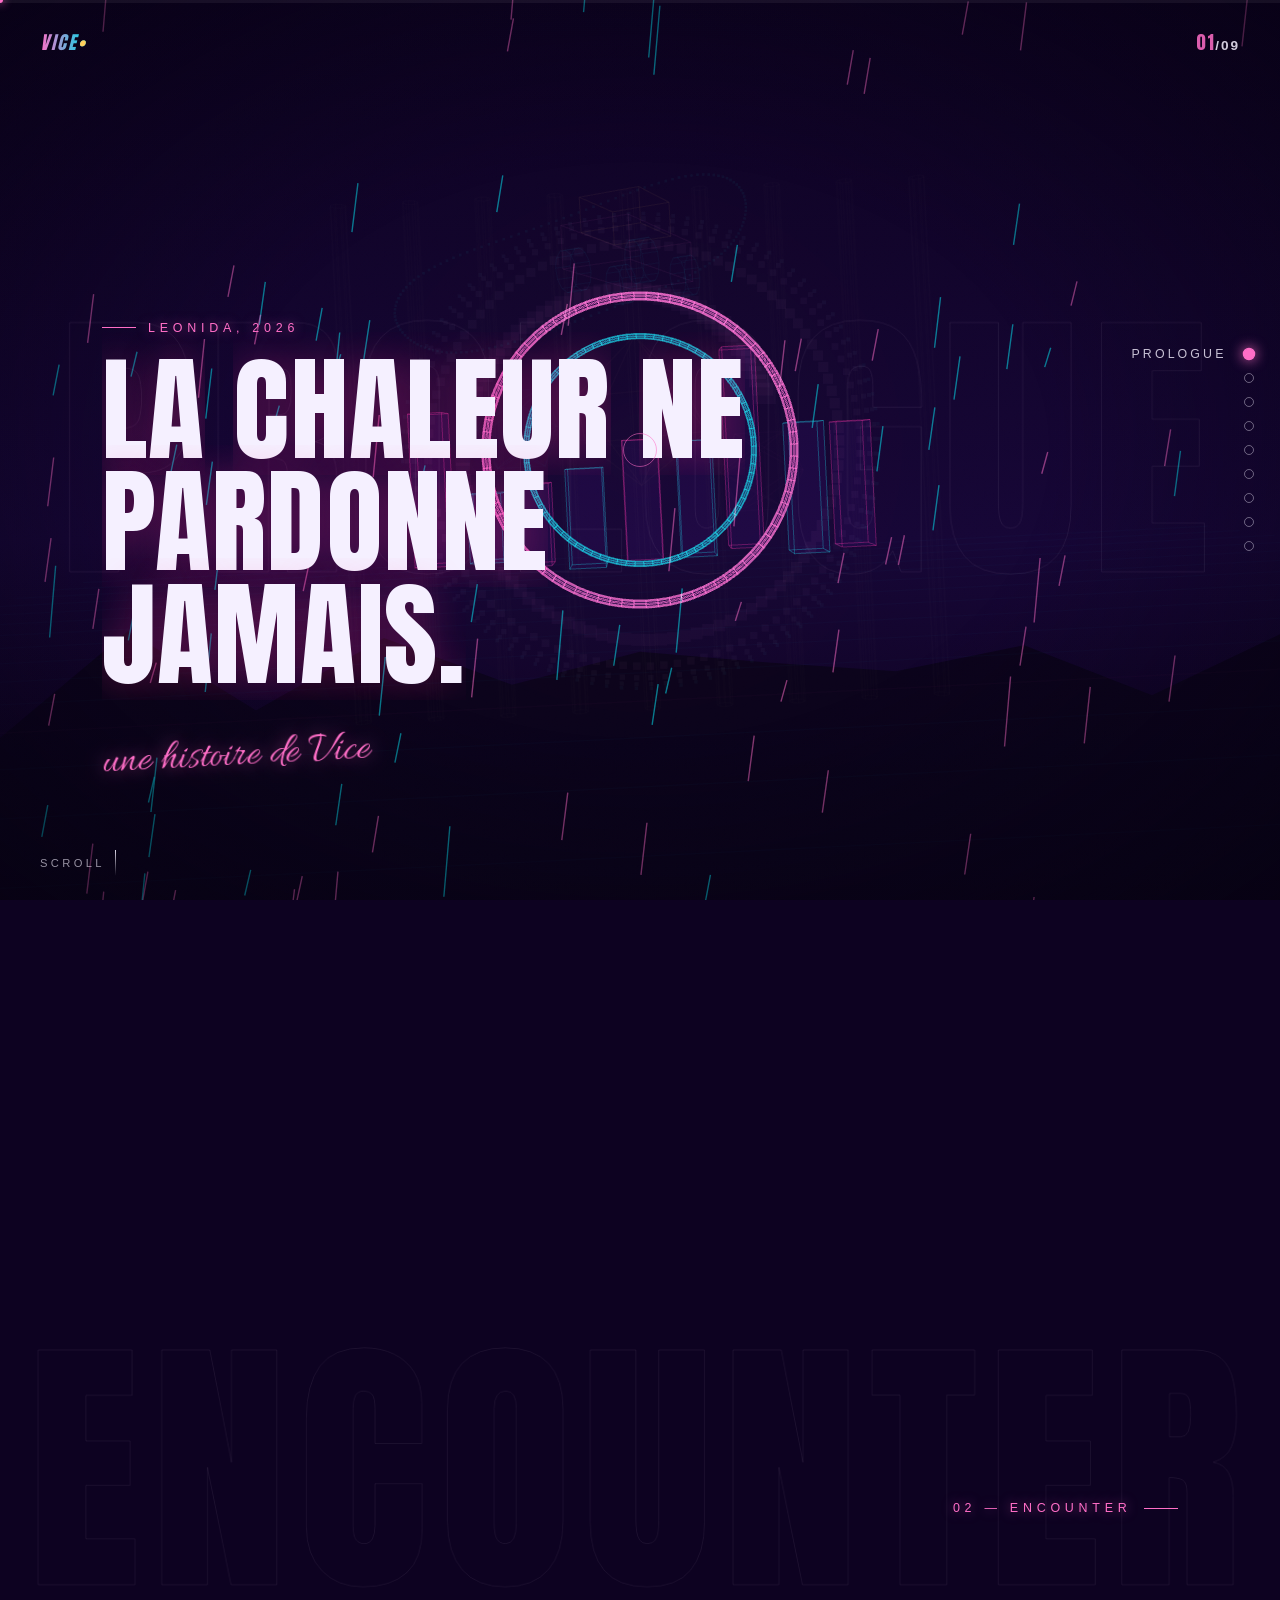
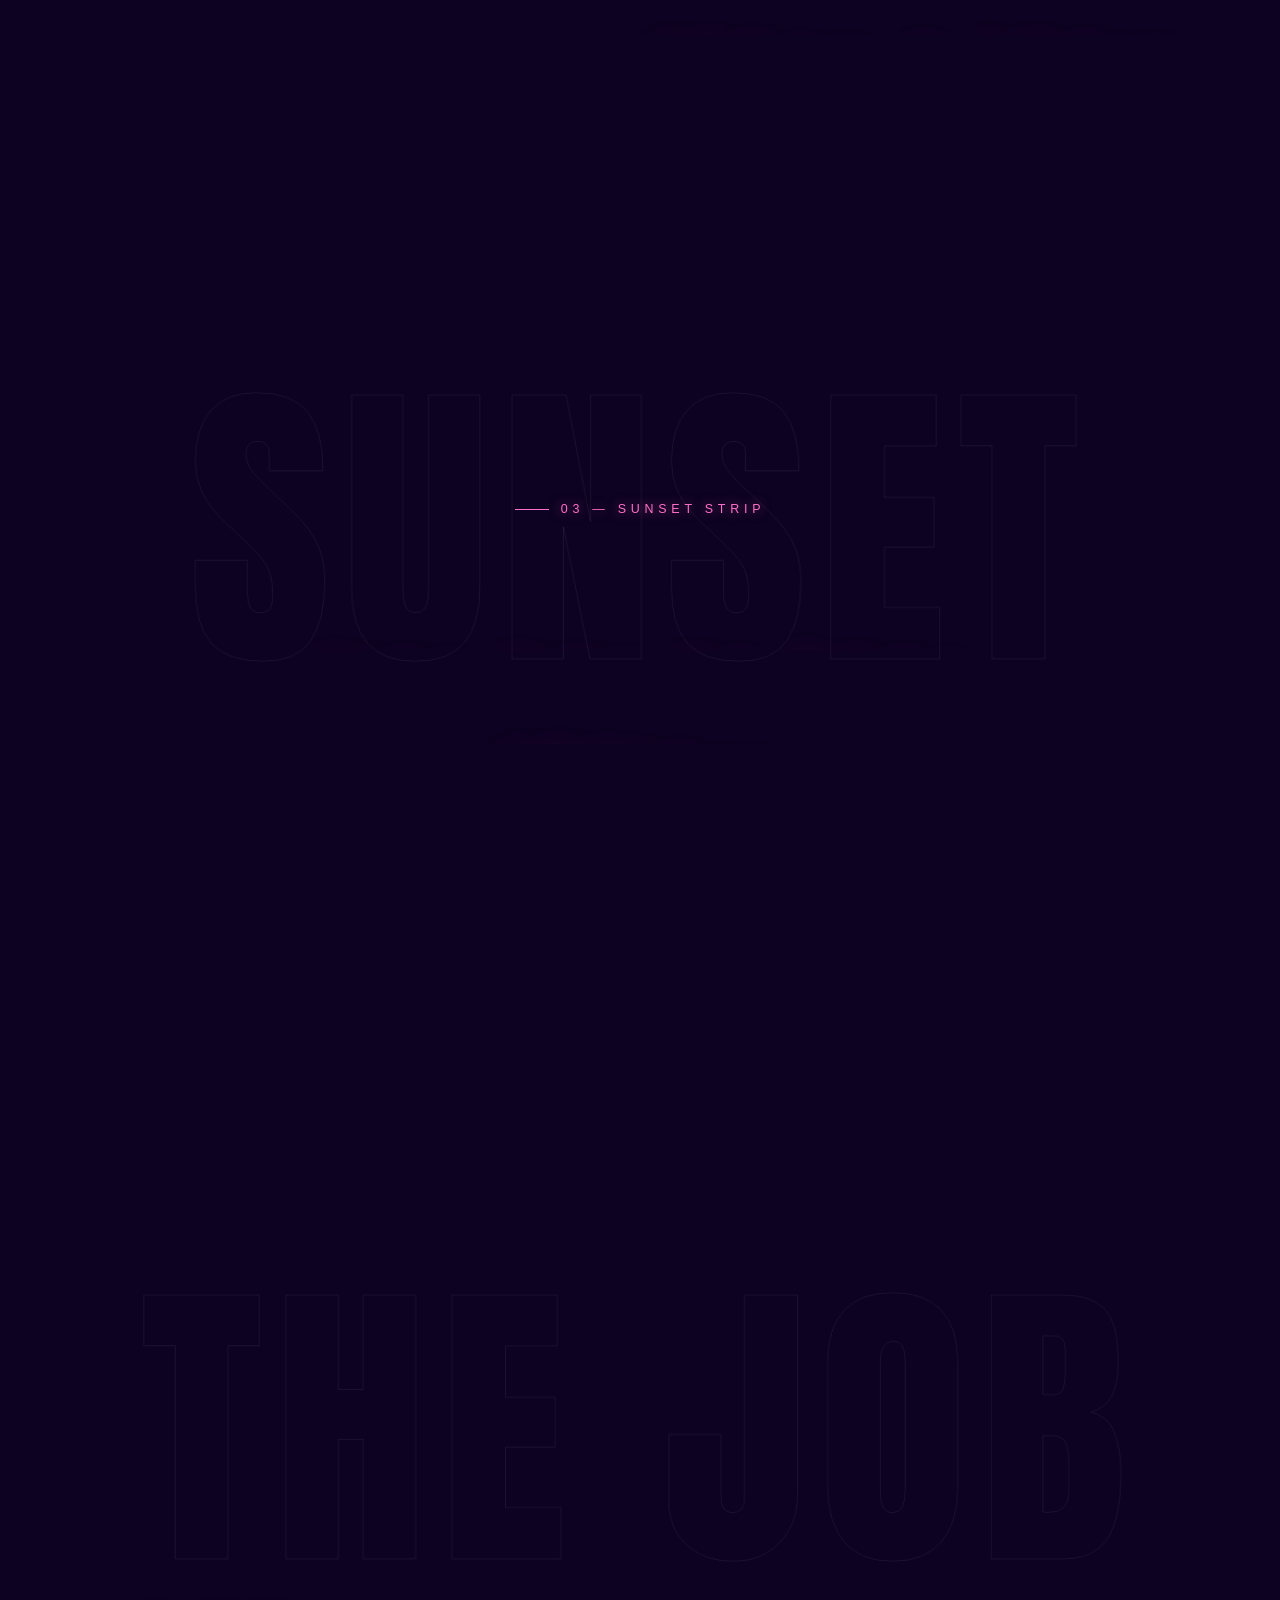
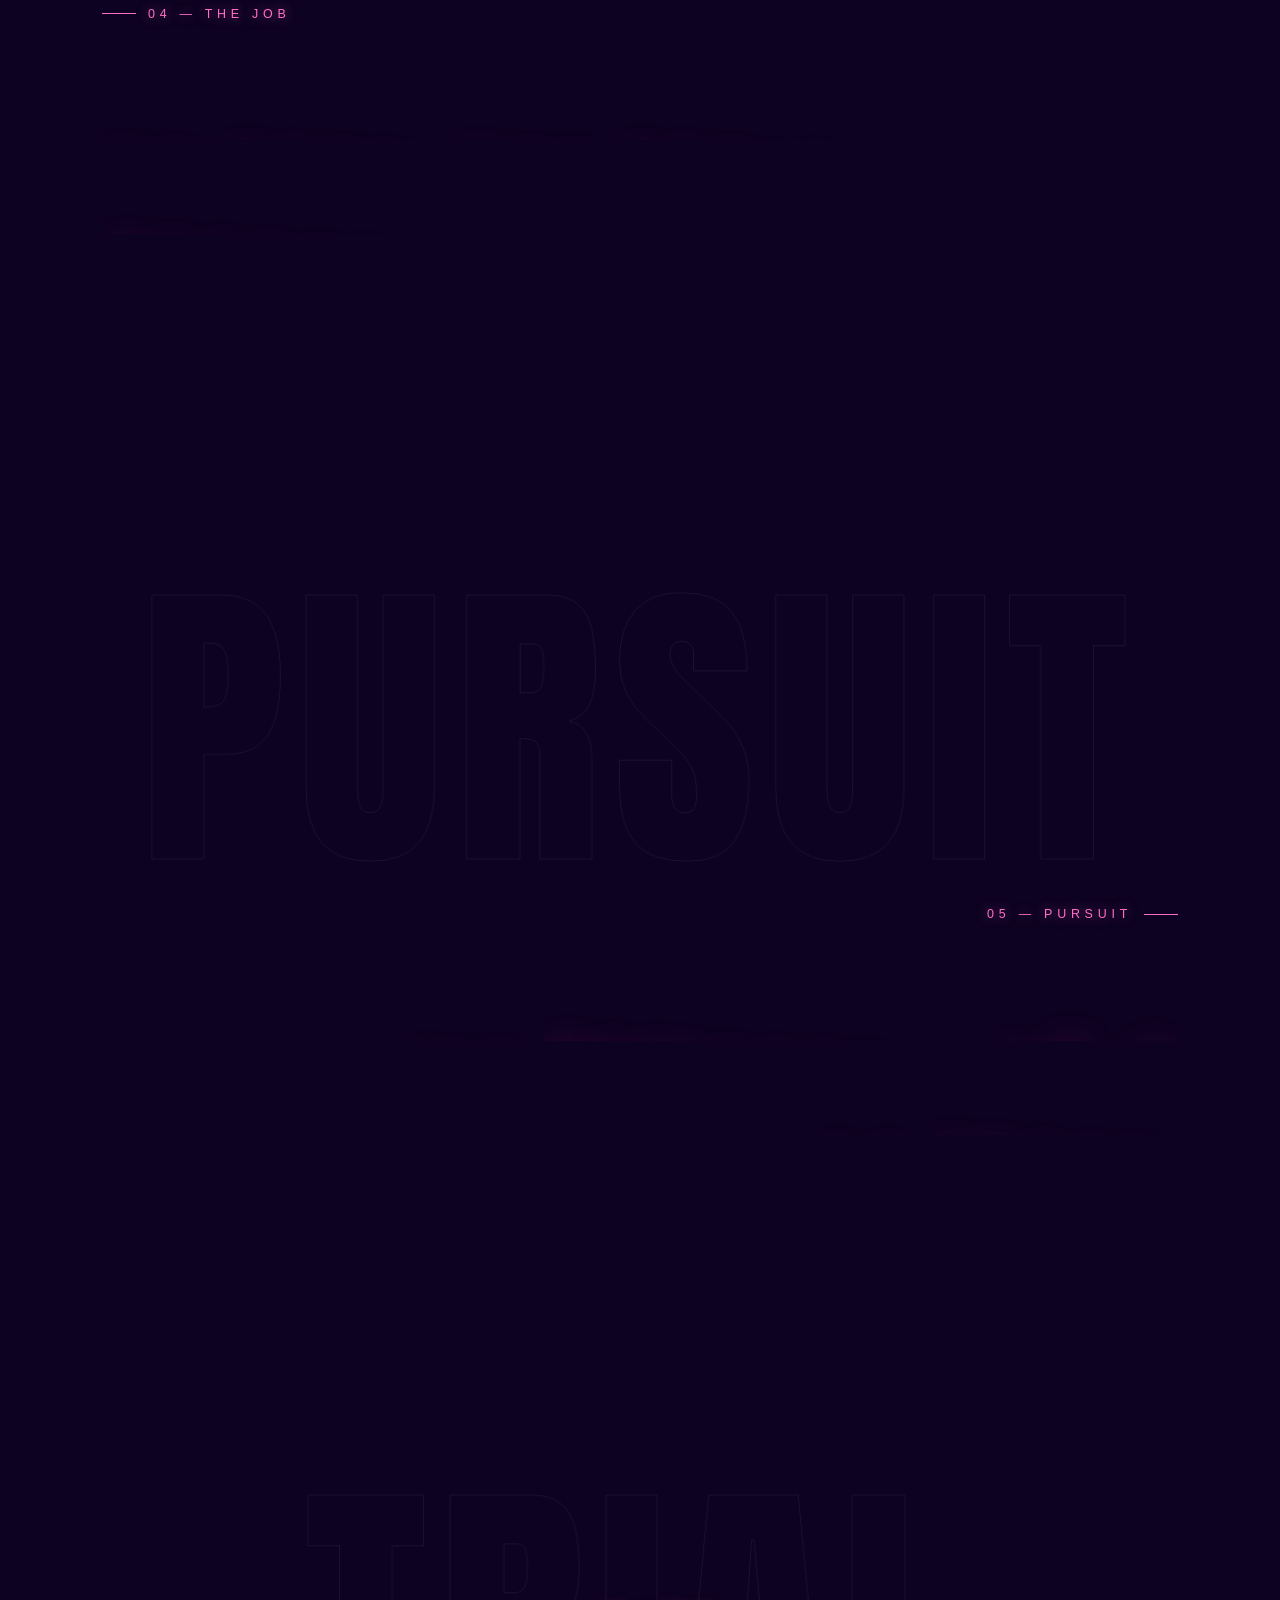
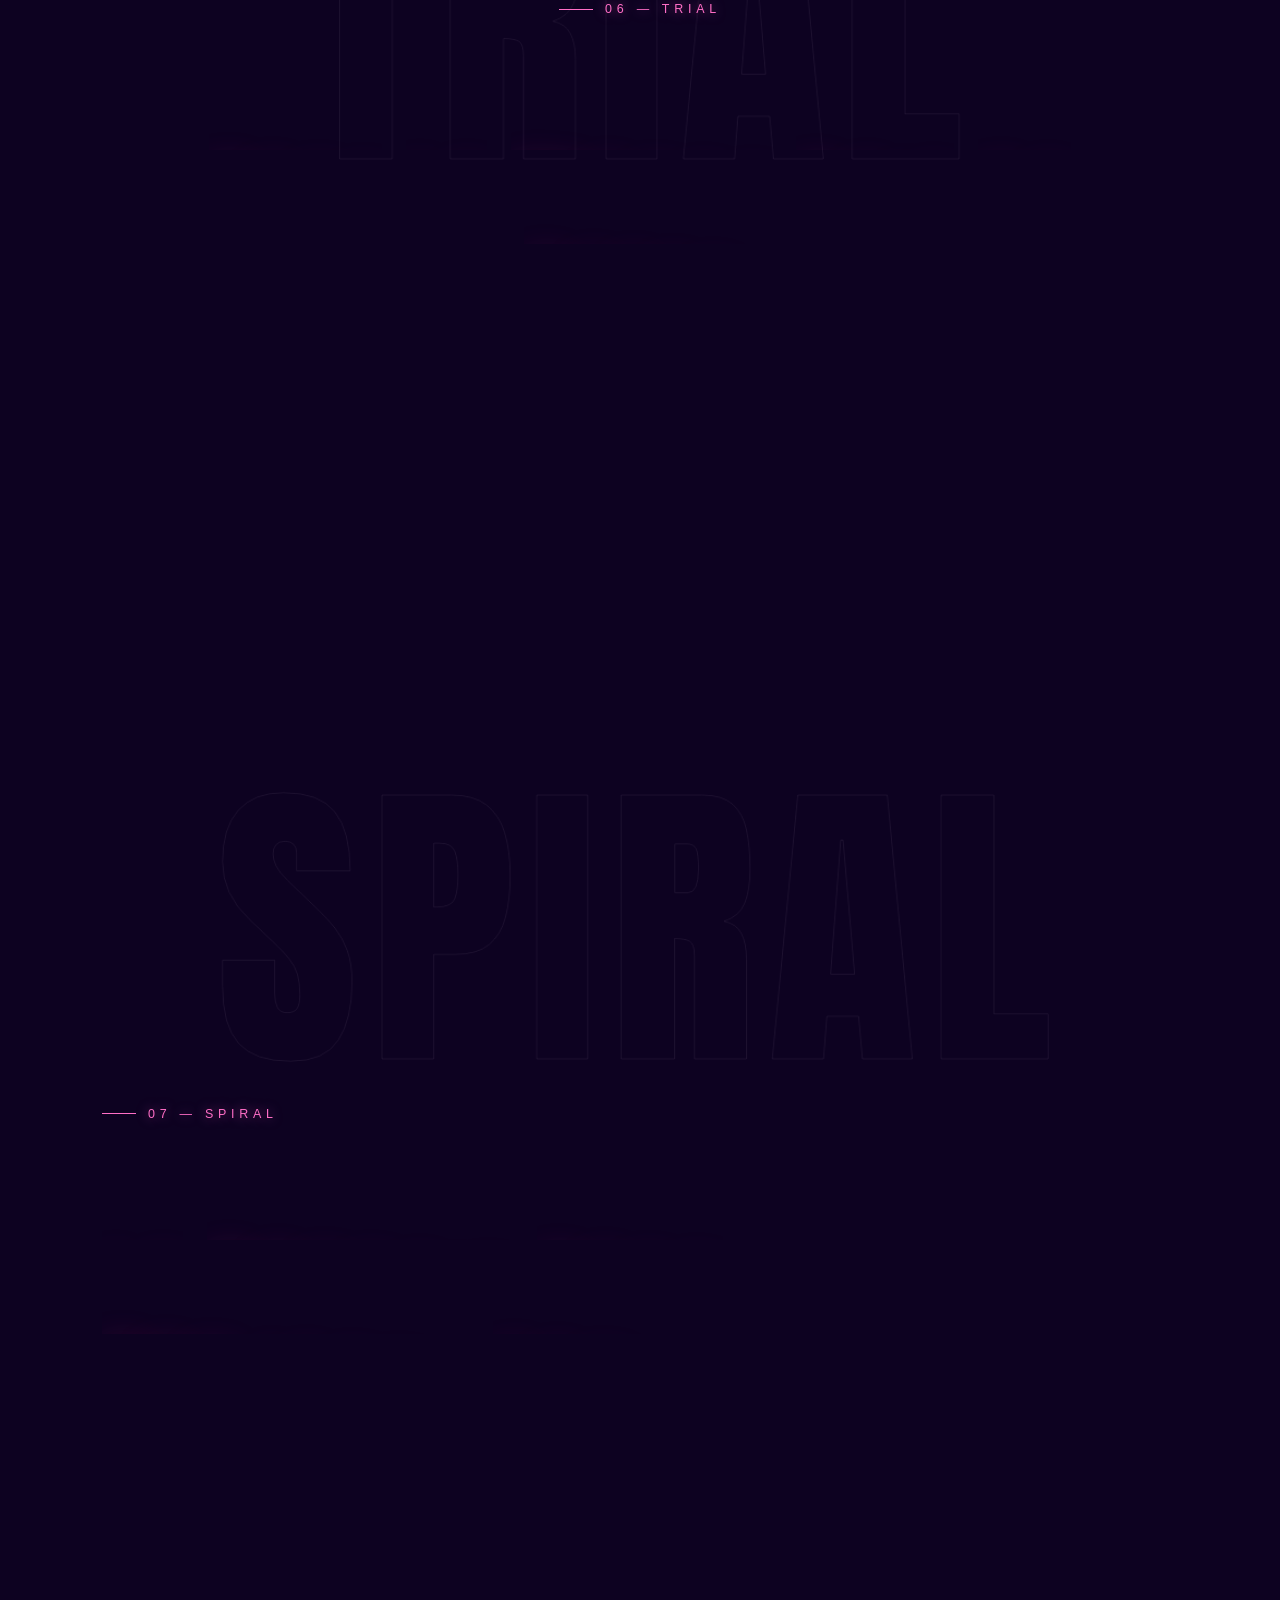
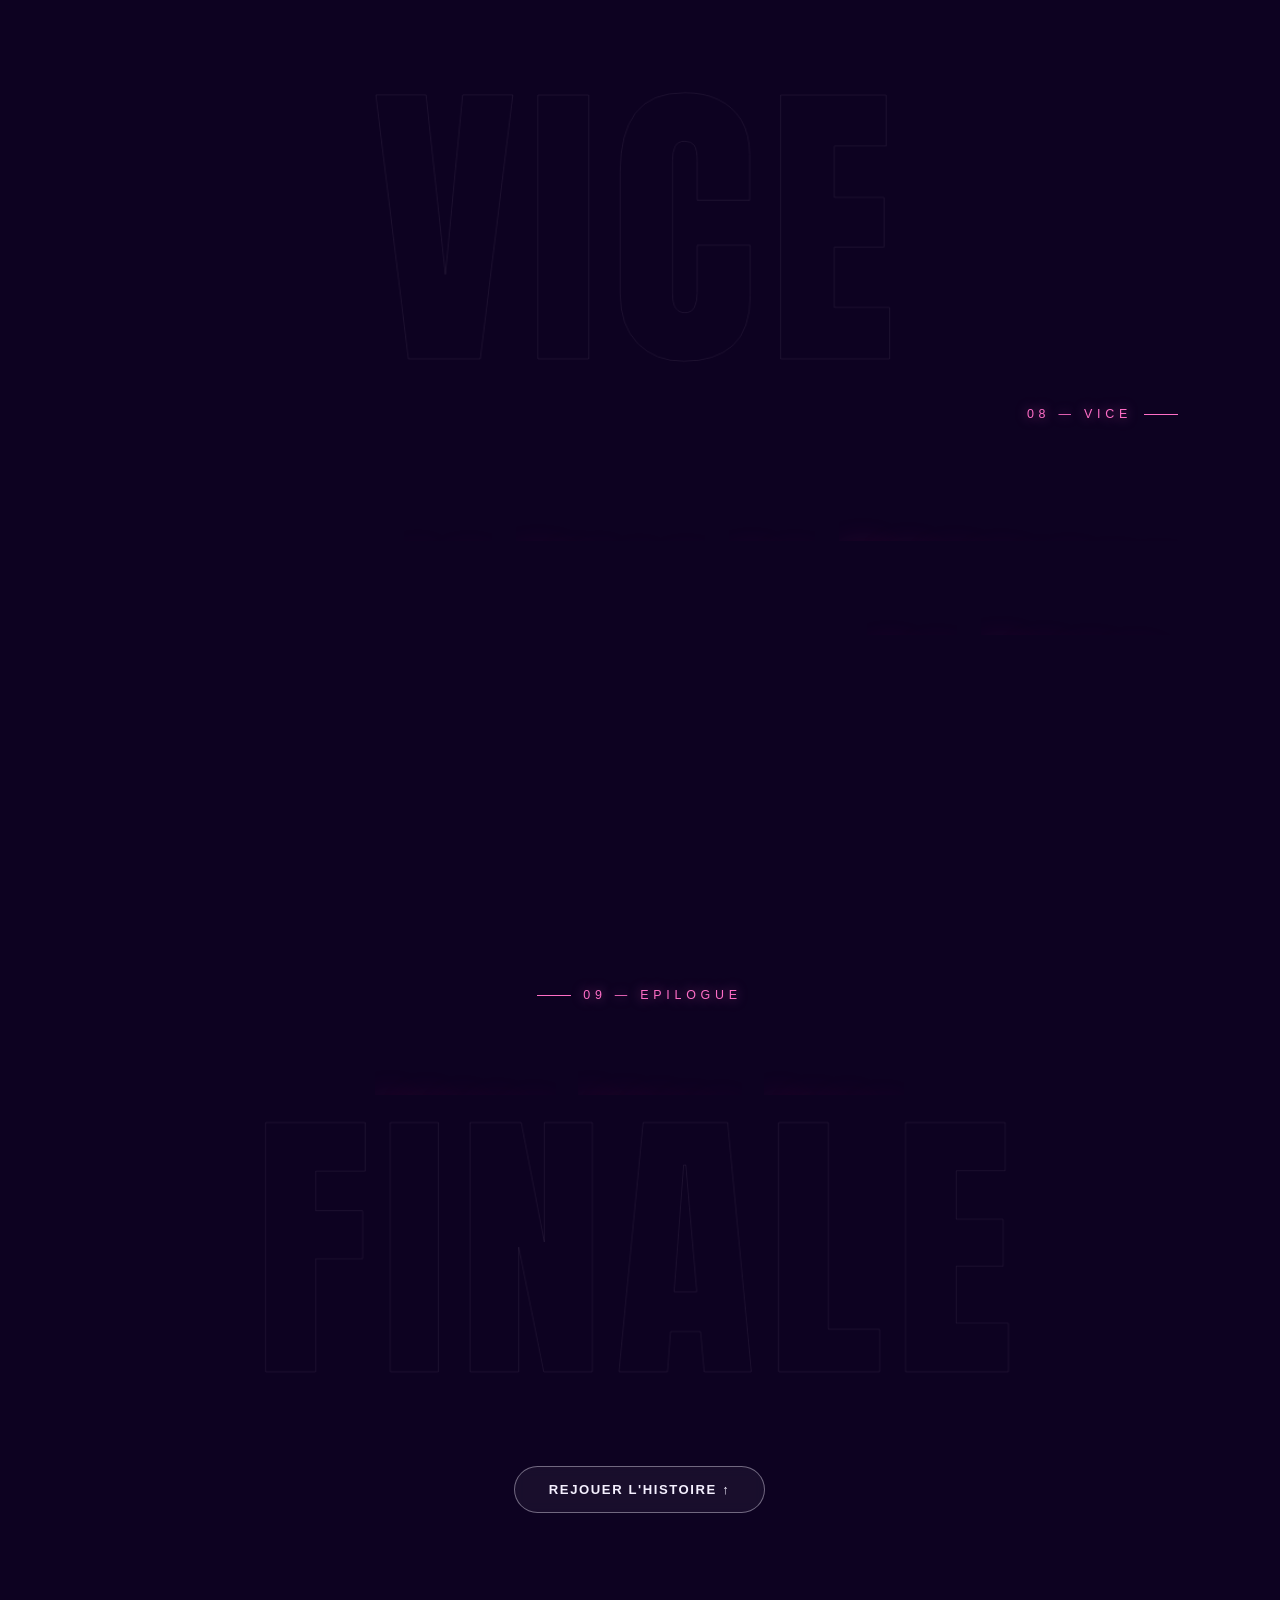
<file: gta6_experience/index.html>
<!DOCTYPE html>
<html lang="fr">
<head>
<meta charset="UTF-8">
<meta name="viewport" content="width=device-width, initial-scale=1.0">
<title>LEONIDA — Une histoire de Vice</title>
<link rel="icon" href="data:image/svg+xml,%3Csvg xmlns='http://www.w3.org/2000/svg' viewBox='0 0 100 100'%3E%3Crect width='100' height='100' rx='20' fill='%230d0221'/%3E%3Ctext x='50' y='68' font-size='60' text-anchor='middle' fill='%23ff2e93'%3EV%3C/text%3E%3C/svg%3E">
<link rel="preload" href="vendor/fonts/anton-latin.woff2" as="font" type="font/woff2" crossorigin>
<link rel="preload" href="vendor/fonts/allura-latin.woff2" as="font" type="font/woff2" crossorigin>
<link rel="stylesheet" href="style.css">
</head>
<body>

<div class="loader" id="loader">
  <p class="loader-script">une histoire de</p>
  <p class="loader-word">VICE</p>
  <div class="loader-bar"><i></i></div>
</div>

<div class="progress"><i id="progressBar"></i></div>

<canvas id="bg"></canvas>
<canvas id="bg3d"></canvas>

<div class="grain"></div>
<div class="vignette"></div>

<div class="cursor" id="cursorDot"></div>
<div class="cursor-ring" id="cursorRing"></div>

<header class="hud">
  <span class="hud-brand">VICE<span class="dot">•</span></span>
  <span class="hud-counter"><span id="chapNum">01</span>/09</span>
</header>

<nav class="chapnav" id="chapnav" aria-label="Chapitres"></nav>

<main id="scenes">

  <section class="scene" data-scene="rain" data-accent="#ff6ec7" data-word="PROLOGUE">
    <span class="bgword" aria-hidden="true">PROLOGUE</span>
    <div class="scene-inner">
      <p class="eyebrow">Leonida, 2026</p>
      <h1 class="title big">La chaleur ne pardonne jamais.</h1>
      <p class="sub script">une histoire de Vice</p>
    </div>
  </section>

  <section class="scene align-right" data-scene="dots" data-accent="#c9a2ff" data-word="ENCOUNTER">
    <span class="bgword" aria-hidden="true">ENCOUNTER</span>
    <div class="scene-inner">
      <p class="eyebrow">02 — Encounter</p>
      <h1 class="title">Jason &amp; Lucia</h1>
      <p class="sub">Deux étrangers. Un seul plan. Aucune règle.</p>
    </div>
  </section>

  <section class="scene align-center" data-scene="palms" data-accent="#ffcf5c" data-word="SUNSET">
    <span class="bgword" aria-hidden="true">SUNSET</span>
    <div class="scene-inner center">
      <p class="eyebrow">03 — Sunset Strip</p>
      <h1 class="title">Vice City ne dort jamais.</h1>
      <p class="sub">Néons, sable chaud, promesses en carton.</p>
    </div>
  </section>

  <section class="scene" data-scene="grid" data-accent="#05d9e8" data-word="THE JOB">
    <span class="bgword" aria-hidden="true">THE&nbsp;JOB</span>
    <div class="scene-inner">
      <p class="eyebrow">04 — The Job</p>
      <h1 class="title">Un coup. Une seule chance.</h1>
      <p class="sub">Tout ce qui brille se paie.</p>
    </div>
  </section>

  <section class="scene align-right" data-scene="pursuit" data-accent="#ff4d6a" data-word="PURSUIT">
    <span class="bgword" aria-hidden="true">PURSUIT</span>
    <div class="scene-inner">
      <p class="eyebrow">05 — Pursuit</p>
      <h1 class="title">Ils remontent déjà la trace.</h1>
      <p class="sub">Cours. Ou négocie.</p>
    </div>
  </section>

  <section class="scene align-center" data-scene="cellbars" data-accent="#ff9036" data-word="TRIAL">
    <span class="bgword" aria-hidden="true">TRIAL</span>
    <div class="scene-inner center">
      <p class="eyebrow">06 — Trial</p>
      <h1 class="title">Tout le monde paie sa dette.</h1>
      <p class="sub">La lumière, avant la chute.</p>
    </div>
  </section>

  <section class="scene" data-scene="spiral" data-accent="#b96bff" data-word="SPIRAL">
    <span class="bgword" aria-hidden="true">SPIRAL</span>
    <div class="scene-inner">
      <p class="eyebrow">07 — Spiral</p>
      <h1 class="title">Le pouvoir rend toujours fou.</h1>
      <p class="sub">Plus on monte, plus vite on tombe.</p>
    </div>
  </section>

  <section class="scene align-right" data-scene="skyline" data-accent="#6ee7ff" data-word="VICE">
    <span class="bgword" aria-hidden="true">VICE</span>
    <div class="scene-inner">
      <p class="eyebrow">08 — Vice</p>
      <h1 class="title">La ville se souvient de tout.</h1>
      <p class="sub">Chaque néon a un prix.</p>
    </div>
  </section>

  <section class="scene align-center" data-scene="logo" data-accent="#ff6ec7" data-word="FINALE">
    <span class="bgword" aria-hidden="true">FINALE</span>
    <div class="scene-inner center">
      <p class="eyebrow">09 — Epilogue</p>
      <h1 class="title logo-line">Grand Theft Auto</h1>

      <svg class="vi-logo" viewBox="0 0 460 260" aria-label="VI">
        <defs>
          <linearGradient id="viGrad" x1="0" y1="0" x2="0.2" y2="1">
            <stop offset="0" stop-color="#ffcf5c"/>
            <stop offset="0.38" stop-color="#ff9036"/>
            <stop offset="0.68" stop-color="#ff2e93"/>
            <stop offset="1" stop-color="#7b2ff7"/>
          </linearGradient>
          <clipPath id="viClip">
            <text x="230" y="228" text-anchor="middle" class="vi-text">VI</text>
          </clipPath>
          <g id="palmShape">
            <path d="M0,0 Q4,-38 -2,-74" fill="none" stroke="#1c0533" stroke-width="7" stroke-linecap="round"/>
            <g fill="#1c0533">
              <ellipse cx="-24" cy="-84" rx="26" ry="7" transform="rotate(-24 -24 -84)"/>
              <ellipse cx="20" cy="-86" rx="26" ry="7" transform="rotate(22 20 -86)"/>
              <ellipse cx="-16" cy="-94" rx="24" ry="6.5" transform="rotate(-52 -16 -94)"/>
              <ellipse cx="12" cy="-96" rx="24" ry="6.5" transform="rotate(50 12 -96)"/>
              <ellipse cx="-2" cy="-98" rx="22" ry="6" transform="rotate(-88 -2 -98)"/>
              <ellipse cx="0" cy="-80" rx="24" ry="6.5" transform="rotate(4 0 -80)"/>
            </g>
          </g>
        </defs>

        <g clip-path="url(#viClip)">
          <rect width="460" height="260" fill="url(#viGrad)"/>
          <circle cx="230" cy="176" r="64" fill="#ffe9a8" opacity="0.85"/>
          <g stroke="#1c0533" stroke-width="4" opacity="0.5">
            <line x1="0" y1="188" x2="460" y2="188"/>
            <line x1="0" y1="203" x2="460" y2="203"/>
            <line x1="0" y1="217" x2="460" y2="217"/>
          </g>
          <use href="#palmShape" transform="translate(150,232) scale(1.05)"/>
          <use href="#palmShape" transform="translate(320,236) scale(1.25)"/>
          <use href="#palmShape" transform="translate(238,238) scale(0.8)"/>
        </g>
        <text x="230" y="228" text-anchor="middle" class="vi-text vi-outline">VI</text>
      </svg>

      <p class="sub script">Leonida vous attend</p>
      <button class="cta" id="restart">Rejouer l'histoire ↑</button>
    </div>
  </section>

</main>

<div class="scroll-hint"><span>SCROLL</span><i></i></div>

<script type="module" src="three-scene.js"></script>
<script src="script.js" defer></script>
</body>
</html>
</file>
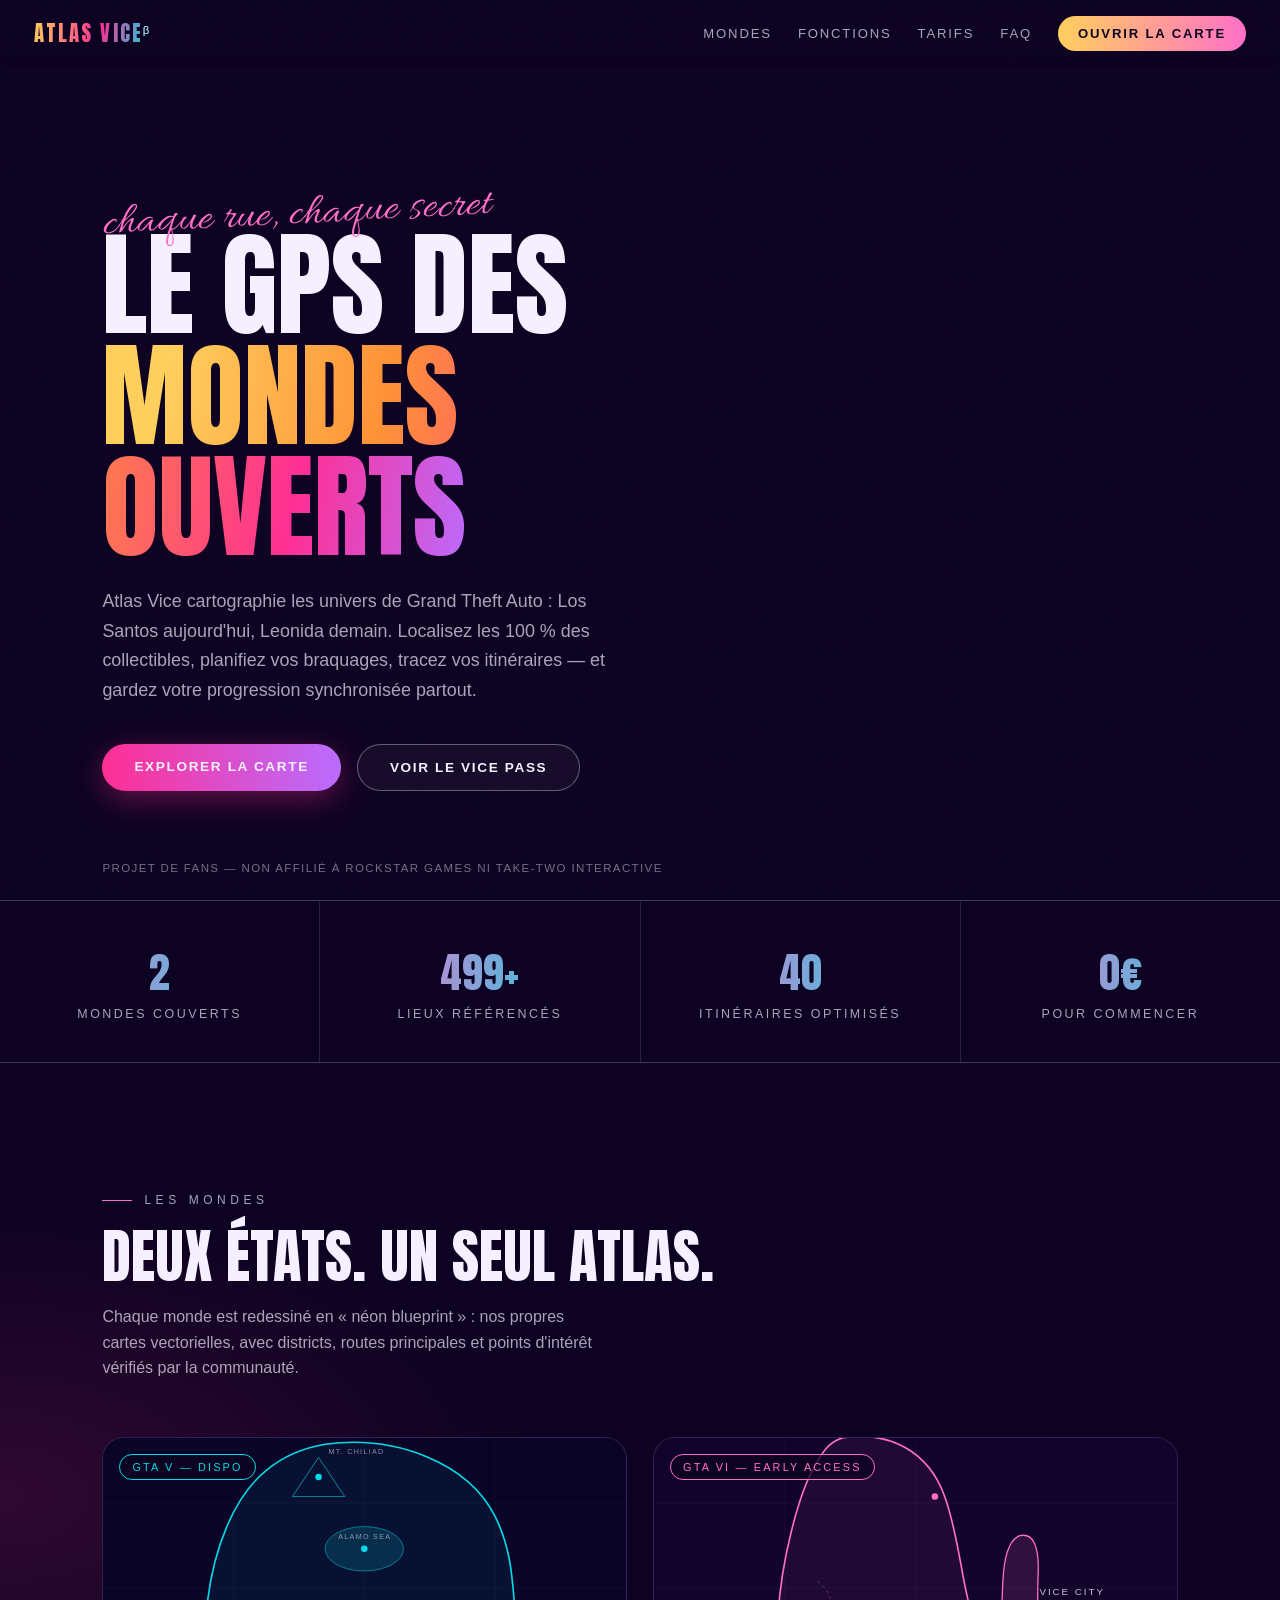
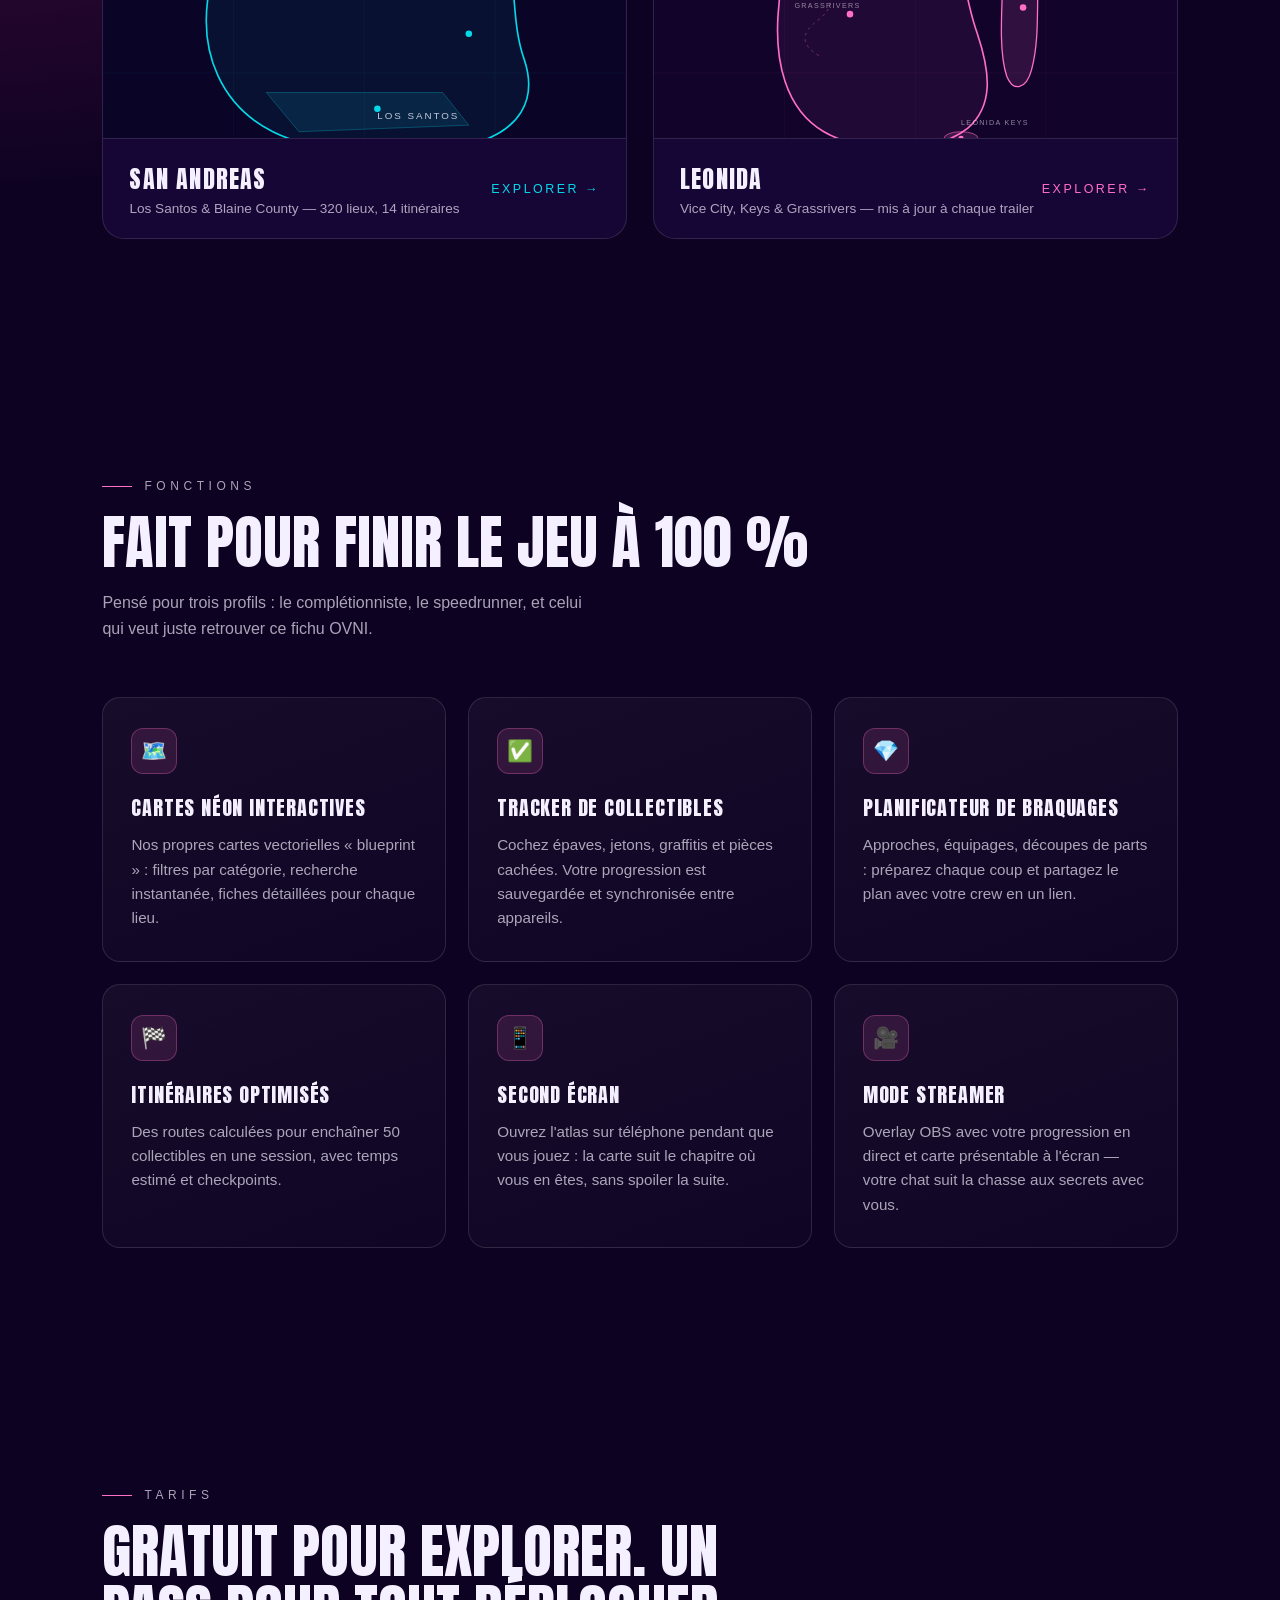
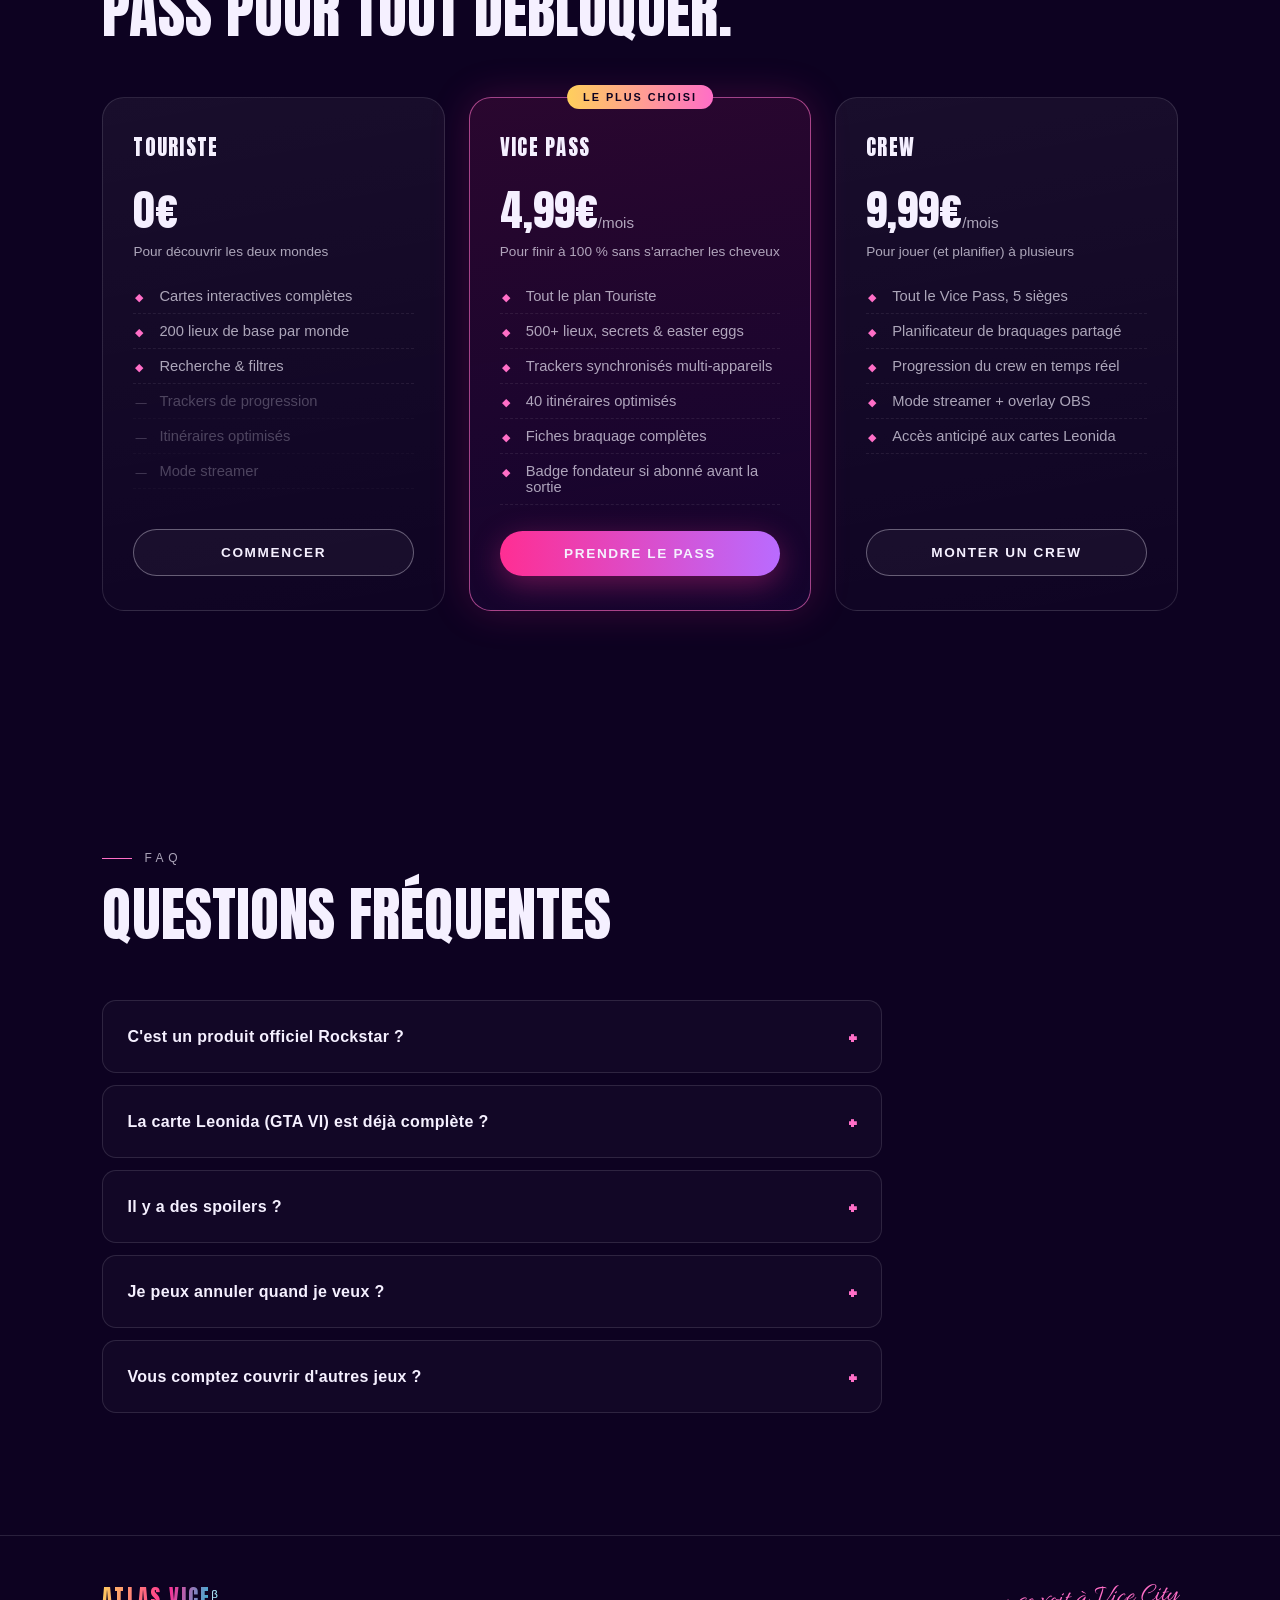
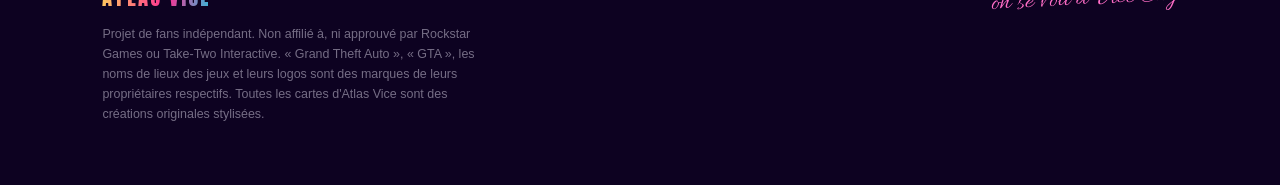
<file: vice-atlas/index.html>
<!DOCTYPE html>
<html lang="fr">
<head>
<meta charset="UTF-8">
<meta name="viewport" content="width=device-width, initial-scale=1.0">
<title>ATLAS VICE — Cartes & guides interactifs pour mondes ouverts</title>
<meta name="description" content="Atlas Vice : cartes interactives, trackers de collectibles et planificateurs pour Los Santos (GTA V) et Leonida (GTA VI). Projet fan, non affilié à Rockstar Games.">
<link rel="icon" href="data:image/svg+xml,%3Csvg xmlns='http://www.w3.org/2000/svg' viewBox='0 0 100 100'%3E%3Crect width='100' height='100' rx='20' fill='%230d0221'/%3E%3Ctext x='50' y='70' font-size='58' text-anchor='middle' fill='%23ff2e93'%3E◆%3C/text%3E%3C/svg%3E">
<link rel="preload" href="vendor/fonts/anton-latin.woff2" as="font" type="font/woff2" crossorigin>
<link rel="preload" href="vendor/fonts/allura-latin.woff2" as="font" type="font/woff2" crossorigin>
<link rel="stylesheet" href="atlas.css">
</head>
<body>

<div class="grain"></div>

<header class="topbar">
  <a class="brand" href="index.html">ATLAS VICE<span class="tm">β</span></a>
  <nav class="topnav">
    <a href="#mondes">Mondes</a>
    <a href="#features">Fonctions</a>
    <a href="#tarifs">Tarifs</a>
    <a href="#faq">FAQ</a>
    <a class="nav-cta" href="map.html">Ouvrir la carte</a>
  </nav>
</header>

<section class="hero">
  <p class="script-line">chaque rue, chaque secret</p>
  <h1>Le GPS des <span class="grad">mondes ouverts</span></h1>
  <p class="lede">
    Atlas Vice cartographie les univers de Grand Theft Auto : Los Santos aujourd'hui,
    Leonida demain. Localisez les 100&nbsp;% des collectibles, planifiez vos braquages,
    tracez vos itinéraires — et gardez votre progression synchronisée partout.
  </p>
  <div class="cta-row">
    <a class="btn primary" href="map.html">Explorer la carte</a>
    <a class="btn" href="#tarifs">Voir le Vice Pass</a>
  </div>
  <p class="fan-badge">Projet de fans — non affilié à Rockstar Games ni Take-Two Interactive</p>
</section>

<div class="stats reveal">
  <div class="stat"><b>2</b><span>mondes couverts</span></div>
  <div class="stat"><b>500+</b><span>lieux référencés</span></div>
  <div class="stat"><b>40</b><span>itinéraires optimisés</span></div>
  <div class="stat"><b>0€</b><span>pour commencer</span></div>
</div>

<section class="section" id="mondes">
  <div class="section-head reveal">
    <p class="kicker">Les mondes</p>
    <h2 class="heading">Deux États. Un seul atlas.</h2>
    <p>Chaque monde est redessiné en « néon blueprint » : nos propres cartes vectorielles,
    avec districts, routes principales et points d'intérêt vérifiés par la communauté.</p>
  </div>

  <div class="worlds">
    <a class="world v reveal" href="map.html#los-santos">
      <span class="tag">GTA V — dispo</span>
      <svg viewBox="0 0 800 520" preserveAspectRatio="xMidYMid slice" aria-hidden="true">
        <rect width="800" height="520" fill="#0a0426"/>
        <g stroke="rgba(5,217,232,.08)" stroke-width="1">
          <path d="M0,130 H800 M0,260 H800 M0,390 H800 M200,0 V520 M400,0 V520 M600,0 V520"/>
        </g>
        <path d="M340,40 C450,25 560,70 600,150 C640,230 620,300 645,370 C665,430 640,480 560,500 C460,522 330,515 260,480 C180,440 150,360 160,280 C170,200 200,120 250,80 C280,55 310,45 340,40 Z"
              fill="rgba(5,217,232,.06)" stroke="#05d9e8" stroke-width="2.5"/>
        <ellipse cx="400" cy="200" rx="60" ry="34" fill="rgba(5,217,232,.14)" stroke="rgba(5,217,232,.5)" stroke-width="1.5"/>
        <path d="M290,120 L330,60 L370,120 Z" fill="none" stroke="rgba(5,217,232,.6)" stroke-width="1.5"/>
        <path d="M250,420 L520,420 L560,470 L300,480 Z" fill="rgba(5,217,232,.1)" stroke="rgba(5,217,232,.4)" stroke-width="1"/>
        <g fill="#05d9e8">
          <circle cx="330" cy="90" r="5"/><circle cx="400" cy="200" r="5"/>
          <circle cx="420" cy="445" r="5"/><circle cx="560" cy="330" r="5"/>
        </g>
        <text x="420" y="460" fill="rgba(245,240,255,.8)" font-size="15" letter-spacing="3" font-family="Arial">LOS SANTOS</text>
        <text x="345" y="55" fill="rgba(245,240,255,.55)" font-size="11" letter-spacing="2" font-family="Arial">MT. CHILIAD</text>
        <text x="360" y="185" fill="rgba(245,240,255,.55)" font-size="11" letter-spacing="2" font-family="Arial">ALAMO SEA</text>
      </svg>
      <div class="world-meta">
        <div>
          <h3>San Andreas</h3>
          <p class="sub">Los Santos & Blaine County — 320 lieux, 14 itinéraires</p>
        </div>
        <span class="go">Explorer →</span>
      </div>
    </a>

    <a class="world vi reveal" href="map.html#leonida">
      <span class="tag">GTA VI — early access</span>
      <svg viewBox="0 0 800 520" preserveAspectRatio="xMidYMid slice" aria-hidden="true">
        <rect width="800" height="520" fill="#12032b"/>
        <g stroke="rgba(255,110,199,.08)" stroke-width="1">
          <path d="M0,130 H800 M0,260 H800 M0,390 H800 M200,0 V520 M400,0 V520 M600,0 V520"/>
        </g>
        <path d="M290,30 C360,20 420,50 445,120 C470,190 470,260 495,330 C515,390 520,440 480,475 C430,515 320,515 260,480 C200,445 185,370 190,300 C195,220 220,120 245,75 C260,48 270,35 290,30 Z"
              fill="rgba(255,110,199,.06)" stroke="#ff6ec7" stroke-width="2.5"/>
        <path d="M560,180 C580,175 590,195 588,240 C586,290 590,340 578,385 C570,415 550,420 540,395 C528,360 532,300 534,250 C536,210 545,185 560,180 Z"
              fill="rgba(255,110,199,.12)" stroke="#ff6ec7" stroke-width="2"/>
        <g fill="rgba(255,110,199,.14)" stroke="rgba(255,110,199,.6)" stroke-width="1.5">
          <ellipse cx="470" cy="490" rx="26" ry="10"/>
          <ellipse cx="540" cy="500" rx="22" ry="9"/>
          <ellipse cx="610" cy="505" rx="18" ry="8"/>
        </g>
        <path d="M250,250 q40,30 0,60 q-40,30 5,55" fill="none" stroke="rgba(255,110,199,.4)" stroke-width="1.5" stroke-dasharray="4 6"/>
        <g fill="#ff6ec7">
          <circle cx="565" cy="290" r="5"/><circle cx="300" cy="300" r="5"/>
          <circle cx="470" cy="490" r="4"/><circle cx="430" cy="120" r="5"/>
        </g>
        <text x="590" y="270" fill="rgba(245,240,255,.8)" font-size="15" letter-spacing="3" font-family="Arial">VICE CITY</text>
        <text x="215" y="290" fill="rgba(245,240,255,.55)" font-size="11" letter-spacing="2" font-family="Arial">GRASSRIVERS</text>
        <text x="470" y="470" fill="rgba(245,240,255,.55)" font-size="11" letter-spacing="2" font-family="Arial">LEONIDA KEYS</text>
      </svg>
      <div class="world-meta">
        <div>
          <h3>Leonida</h3>
          <p class="sub">Vice City, Keys & Grassrivers — mis à jour à chaque trailer</p>
        </div>
        <span class="go">Explorer →</span>
      </div>
    </a>
  </div>
</section>

<section class="section" id="features">
  <div class="section-head reveal">
    <p class="kicker">Fonctions</p>
    <h2 class="heading">Fait pour finir le jeu à 100&nbsp;%</h2>
    <p>Pensé pour trois profils : le complétionniste, le speedrunner, et celui qui veut
    juste retrouver ce fichu OVNI.</p>
  </div>
  <div class="grid">
    <div class="card reveal">
      <div class="icon">🗺️</div>
      <h3>Cartes néon interactives</h3>
      <p>Nos propres cartes vectorielles « blueprint » : filtres par catégorie, recherche
      instantanée, fiches détaillées pour chaque lieu.</p>
    </div>
    <div class="card reveal">
      <div class="icon">✅</div>
      <h3>Tracker de collectibles</h3>
      <p>Cochez épaves, jetons, graffitis et pièces cachées. Votre progression est
      sauvegardée et synchronisée entre appareils.</p>
    </div>
    <div class="card reveal">
      <div class="icon">💎</div>
      <h3>Planificateur de braquages</h3>
      <p>Approches, équipages, découpes de parts : préparez chaque coup et partagez le
      plan avec votre crew en un lien.</p>
    </div>
    <div class="card reveal">
      <div class="icon">🏁</div>
      <h3>Itinéraires optimisés</h3>
      <p>Des routes calculées pour enchaîner 50 collectibles en une session, avec temps
      estimé et checkpoints.</p>
    </div>
    <div class="card reveal">
      <div class="icon">📱</div>
      <h3>Second écran</h3>
      <p>Ouvrez l'atlas sur téléphone pendant que vous jouez : la carte suit le chapitre
      où vous en êtes, sans spoiler la suite.</p>
    </div>
    <div class="card reveal">
      <div class="icon">🎥</div>
      <h3>Mode streamer</h3>
      <p>Overlay OBS avec votre progression en direct et carte présentable à l'écran —
      votre chat suit la chasse aux secrets avec vous.</p>
    </div>
  </div>
</section>

<section class="section" id="tarifs">
  <div class="section-head reveal">
    <p class="kicker">Tarifs</p>
    <h2 class="heading">Gratuit pour explorer. Un pass pour tout débloquer.</h2>
  </div>
  <div class="plans">
    <div class="plan reveal">
      <h3>Touriste</h3>
      <p class="price">0€</p>
      <p class="for">Pour découvrir les deux mondes</p>
      <ul>
        <li>Cartes interactives complètes</li>
        <li>200 lieux de base par monde</li>
        <li>Recherche & filtres</li>
        <li class="no">Trackers de progression</li>
        <li class="no">Itinéraires optimisés</li>
        <li class="no">Mode streamer</li>
      </ul>
      <a class="btn" href="map.html">Commencer</a>
    </div>

    <div class="plan featured reveal">
      <span class="flag">Le plus choisi</span>
      <h3>Vice Pass</h3>
      <p class="price">4,99€<small>/mois</small></p>
      <p class="for">Pour finir à 100 % sans s'arracher les cheveux</p>
      <ul>
        <li>Tout le plan Touriste</li>
        <li>500+ lieux, secrets & easter eggs</li>
        <li>Trackers synchronisés multi-appareils</li>
        <li>40 itinéraires optimisés</li>
        <li>Fiches braquage complètes</li>
        <li>Badge fondateur si abonné avant la sortie</li>
      </ul>
      <a class="btn primary" href="map.html">Prendre le pass</a>
    </div>

    <div class="plan reveal">
      <h3>Crew</h3>
      <p class="price">9,99€<small>/mois</small></p>
      <p class="for">Pour jouer (et planifier) à plusieurs</p>
      <ul>
        <li>Tout le Vice Pass, 5 sièges</li>
        <li>Planificateur de braquages partagé</li>
        <li>Progression du crew en temps réel</li>
        <li>Mode streamer + overlay OBS</li>
        <li>Accès anticipé aux cartes Leonida</li>
      </ul>
      <a class="btn" href="map.html">Monter un crew</a>
    </div>
  </div>
</section>

<section class="section" id="faq">
  <div class="section-head reveal">
    <p class="kicker">FAQ</p>
    <h2 class="heading">Questions fréquentes</h2>
  </div>
  <div class="faq reveal">
    <details>
      <summary>C'est un produit officiel Rockstar ?</summary>
      <p>Non. Atlas Vice est un projet de fans, indépendant, non affilié à Rockstar Games
      ni Take-Two Interactive. Nos cartes sont nos propres créations vectorielles stylisées,
      et nous ne réutilisons aucun asset des jeux. Grand Theft Auto est une marque de
      Take-Two Interactive.</p>
    </details>
    <details>
      <summary>La carte Leonida (GTA VI) est déjà complète ?</summary>
      <p>Elle se construit en public : à chaque trailer, screenshot officiel ou info
      vérifiée, la communauté ajoute et source les lieux. Les abonnés early access votent
      sur les zones à cartographier en priorité.</p>
    </details>
    <details>
      <summary>Il y a des spoilers ?</summary>
      <p>Le mode « sans spoiler » masque tout ce qui est lié à l'histoire au-delà du
      chapitre que vous indiquez. Activé par défaut.</p>
    </details>
    <details>
      <summary>Je peux annuler quand je veux ?</summary>
      <p>Oui, en deux clics, et vous gardez le Vice Pass jusqu'à la fin de la période payée.
      Votre progression reste sauvegardée si vous revenez.</p>
    </details>
    <details>
      <summary>Vous comptez couvrir d'autres jeux ?</summary>
      <p>C'est la feuille de route : le moteur d'Atlas est générique. Red Dead, Cyberpunk et
      d'autres mondes ouverts arriveront après Leonida, avec le même système de pass.</p>
    </details>
  </div>
</section>

<footer>
  <div class="fbrand">
    <a class="brand" href="index.html">ATLAS VICE<span class="tm">β</span></a>
    <p class="disclaimer">
      Projet de fans indépendant. Non affilié à, ni approuvé par Rockstar Games ou
      Take-Two Interactive. « Grand Theft Auto », « GTA », les noms de lieux des jeux et
      leurs logos sont des marques de leurs propriétaires respectifs. Toutes les cartes
      d'Atlas Vice sont des créations originales stylisées.
    </p>
  </div>
  <p class="script-sign">on se voit à Vice City</p>
</footer>

<script src="atlas.js" defer></script>
</body>
</html>
</file>
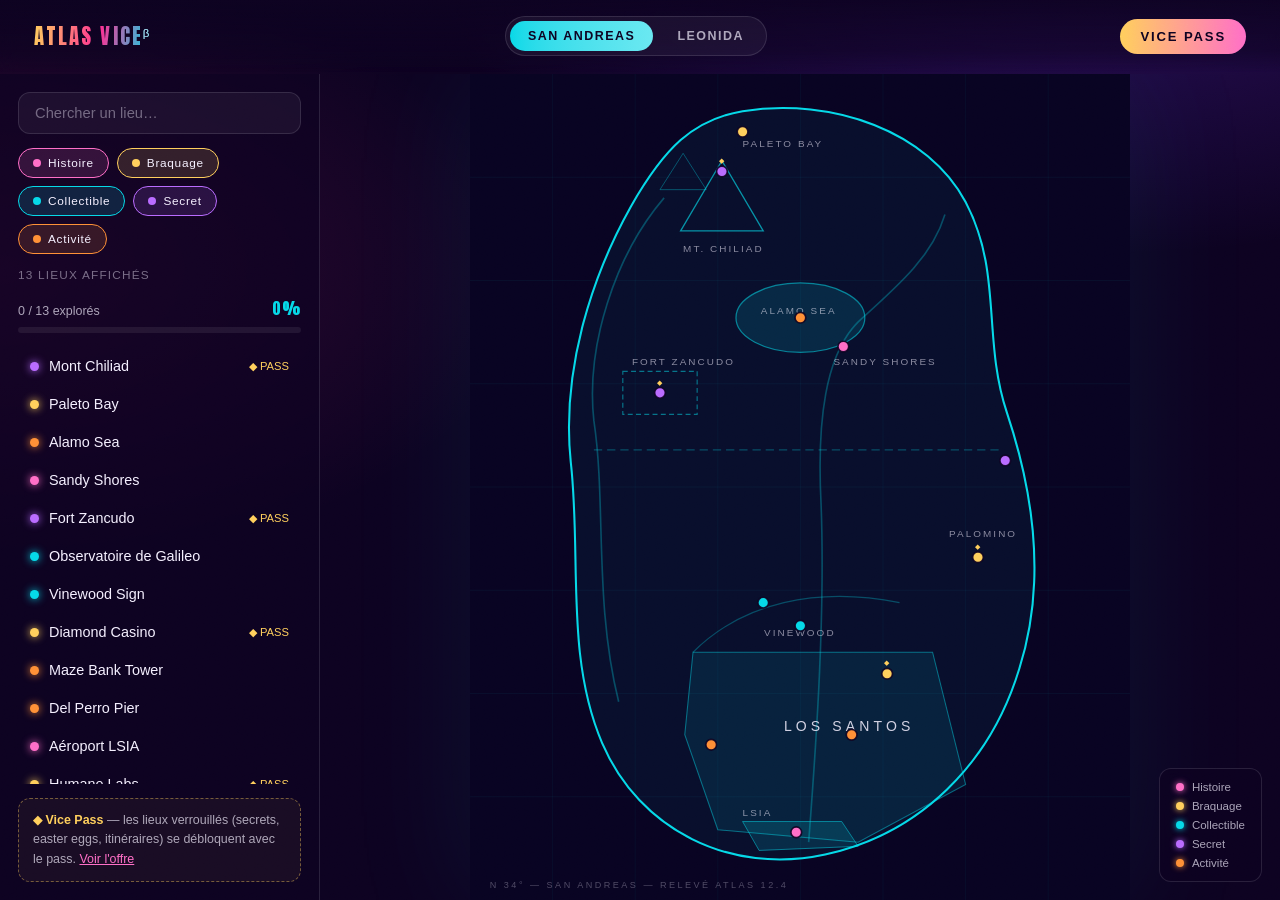
<file: vice-atlas/map.html>
<!DOCTYPE html>
<html lang="fr">
<head>
<meta charset="UTF-8">
<meta name="viewport" content="width=device-width, initial-scale=1.0">
<title>Atlas Vice — Carte interactive</title>
<link rel="icon" href="data:image/svg+xml,%3Csvg xmlns='http://www.w3.org/2000/svg' viewBox='0 0 100 100'%3E%3Crect width='100' height='100' rx='20' fill='%230d0221'/%3E%3Ctext x='50' y='70' font-size='58' text-anchor='middle' fill='%23ff2e93'%3E◆%3C/text%3E%3C/svg%3E">
<link rel="preload" href="vendor/fonts/anton-latin.woff2" as="font" type="font/woff2" crossorigin>
<link rel="stylesheet" href="atlas.css">
<link rel="stylesheet" href="map.css">
</head>
<body class="mapapp">

<div class="grain"></div>

<header class="topbar">
  <a class="brand" href="index.html">ATLAS VICE<span class="tm">β</span></a>
  <div class="world-tabs" role="tablist">
    <button id="tab-v" role="tab" aria-selected="true">San Andreas</button>
    <button id="tab-vi" role="tab" aria-selected="false">Leonida</button>
  </div>
  <nav class="topnav">
    <a class="nav-cta" href="index.html#tarifs">Vice Pass</a>
  </nav>
</header>

<div class="map-layout">

  <aside class="sidebar">
    <input type="search" id="poiSearch" placeholder="Chercher un lieu…" aria-label="Chercher un lieu">
    <div class="chips" id="chips"></div>
    <p class="count" id="poiCount"></p>
    <div class="progress-track">
      <div class="progress-row"><span id="progLabel">0 / 0 explorés</span><b id="progPct">0%</b></div>
      <div class="progress-bar"><i id="progFill"></i></div>
    </div>
    <ul class="poi-list" id="poiList"></ul>
    <div class="sidebar-note">
      <b>◆ Vice Pass</b> — les lieux verrouillés (secrets, easter eggs, itinéraires)
      se débloquent avec le pass. <a href="index.html#tarifs">Voir l'offre</a>
    </div>
  </aside>

  <main class="map-stage">
    <svg id="mapV" class="worldmap" viewBox="0 0 800 1000" aria-label="Carte de San Andreas">
      <defs>
        <radialGradient id="glowV" cx="0.5" cy="0.5" r="0.5">
          <stop offset="0" stop-color="rgba(5,217,232,.35)"/>
          <stop offset="1" stop-color="rgba(5,217,232,0)"/>
        </radialGradient>
      </defs>
      <rect width="800" height="1000" fill="#080322"/>
      <g stroke="rgba(5,217,232,.06)" stroke-width="1">
        <path d="M0,125 H800 M0,250 H800 M0,375 H800 M0,500 H800 M0,625 H800 M0,750 H800 M0,875 H800
                 M100,0 V1000 M200,0 V1000 M300,0 V1000 M400,0 V1000 M500,0 V1000 M600,0 V1000 M700,0 V1000"/>
      </g>
      <text x="24" y="985" class="map-coord">N 34° — SAN ANDREAS — RELEVÉ ATLAS 12.4</text>

      <path class="land" d="M330,45 C440,28 555,70 600,155 C645,240 620,320 650,410
             C680,500 700,610 665,720 C630,835 545,920 430,945 C315,970 205,915 160,810
             C115,705 135,585 122,470 C110,355 150,240 195,160 C235,90 270,55 330,45 Z"
             fill="rgba(5,217,232,.05)" stroke="#05d9e8" stroke-width="2.5"/>

      <ellipse cx="400" cy="295" rx="78" ry="42" fill="rgba(5,217,232,.13)" stroke="rgba(5,217,232,.55)" stroke-width="1.5"/>
      <path d="M255,190 L305,105 L355,190 Z" fill="none" stroke="rgba(5,217,232,.65)" stroke-width="1.6"/>
      <path d="M230,140 L258,96 L286,140 Z" fill="none" stroke="rgba(5,217,232,.35)" stroke-width="1.2"/>
      <rect x="185" y="360" width="90" height="52" fill="none" stroke="rgba(5,217,232,.5)" stroke-width="1.4" stroke-dasharray="6 4"/>
      <path d="M270,700 L560,700 L600,860 L470,930 L300,915 L260,800 Z"
            fill="rgba(5,217,232,.09)" stroke="rgba(5,217,232,.45)" stroke-width="1.3"/>
      <path d="M330,905 L450,905 L470,935 L350,940 Z" fill="rgba(5,217,232,.14)" stroke="rgba(5,217,232,.5)" stroke-width="1.2"/>

      <g class="roads" stroke="rgba(5,217,232,.3)" fill="none">
        <path d="M180,760 C150,640 165,520 150,420 C140,330 175,220 235,150" stroke-width="2"/>
        <path d="M410,930 C420,800 430,650 425,520 C420,420 430,340 470,300 C520,255 560,220 575,170" stroke-width="2"/>
        <path d="M150,455 H640" stroke-width="1.5" stroke-dasharray="10 6"/>
        <path d="M270,700 C330,640 420,620 520,640" stroke-width="1.5"/>
      </g>

      <g class="map-labels">
        <text x="330" y="88">PALETO BAY</text>
        <text x="258" y="215">MT. CHILIAD</text>
        <text x="352" y="290">ALAMO SEA</text>
        <text x="440" y="352">SANDY SHORES</text>
        <text x="196" y="352">FORT ZANCUDO</text>
        <text x="356" y="680">VINEWOOD</text>
        <text x="380" y="795" class="big">LOS SANTOS</text>
        <text x="330" y="898">LSIA</text>
        <text x="580" y="560">PALOMINO</text>
      </g>
      <g id="markersV" class="markers"></g>
    </svg>

    <svg id="mapVI" class="worldmap hidden" viewBox="0 0 800 1000" aria-label="Carte de Leonida">
      <rect width="800" height="1000" fill="#0d0226"/>
      <g stroke="rgba(255,110,199,.06)" stroke-width="1">
        <path d="M0,125 H800 M0,250 H800 M0,375 H800 M0,500 H800 M0,625 H800 M0,750 H800 M0,875 H800
                 M100,0 V1000 M200,0 V1000 M300,0 V1000 M400,0 V1000 M500,0 V1000 M600,0 V1000 M700,0 V1000"/>
      </g>
      <text x="24" y="985" class="map-coord">N 25° — LEONIDA — RELEVÉ ATLAS 3.1 (EARLY ACCESS)</text>

      <path class="land" d="M300,35 C380,22 445,55 470,130 C495,205 490,290 515,370
             C545,460 575,550 585,650 C595,750 575,845 510,900 C445,955 330,960 260,925
             C190,890 165,800 170,710 C175,610 195,500 200,400 C205,300 230,150 255,95
             C270,60 280,42 300,35 Z"
             fill="rgba(255,110,199,.05)" stroke="#ff6ec7" stroke-width="2.5"/>

      <path d="M636,300 C658,295 668,320 666,375 C664,440 670,505 656,565
             C646,610 622,618 610,585 C596,545 600,470 602,405 C604,350 616,305 636,300 Z"
             fill="rgba(255,110,199,.12)" stroke="#ff6ec7" stroke-width="2"/>
      <path d="M585,430 H610 M585,520 H605" stroke="rgba(255,110,199,.5)" stroke-width="3"/>

      <g fill="rgba(255,110,199,.13)" stroke="rgba(255,110,199,.6)" stroke-width="1.5">
        <ellipse cx="500" cy="930" rx="30" ry="11"/>
        <ellipse cx="575" cy="950" rx="24" ry="10"/>
        <ellipse cx="648" cy="962" rx="20" ry="9"/>
        <ellipse cx="710" cy="972" rx="15" ry="7"/>
      </g>
      <path d="M500,930 C560,945 640,960 710,972" fill="none" stroke="rgba(255,110,199,.35)" stroke-width="1.5" stroke-dasharray="8 6"/>

      <path d="M225,430 q45,35 0,70 q-45,35 8,66 q50,30 0,62" fill="none" stroke="rgba(255,110,199,.35)" stroke-width="1.5" stroke-dasharray="4 7"/>
      <path d="M258,470 q38,28 0,58 q-38,28 6,55" fill="none" stroke="rgba(255,110,199,.22)" stroke-width="1.2" stroke-dasharray="3 6"/>

      <path d="M330,120 L370,60 L410,120 Z" fill="none" stroke="rgba(255,110,199,.6)" stroke-width="1.5"/>
      <path d="M300,160 L328,116 L356,160 Z" fill="none" stroke="rgba(255,110,199,.35)" stroke-width="1.2"/>

      <g class="roads" stroke="rgba(255,110,199,.3)" fill="none">
        <path d="M370,900 C390,760 400,620 395,480 C390,360 380,240 370,140" stroke-width="2"/>
        <path d="M395,480 C470,470 550,460 600,455" stroke-width="1.6"/>
        <path d="M380,700 C460,690 540,660 608,585" stroke-width="1.6"/>
      </g>

      <g class="map-labels pink">
        <text x="330" y="145">MT. KALAGA</text>
        <text x="205" y="415">GRASSRIVERS</text>
        <text x="360" y="450">AMBROSIA</text>
        <text x="250" y="640">PORT GELLHORN</text>
        <text x="620" y="285" class="big">VICE CITY</text>
        <text x="505" y="912">LEONIDA KEYS</text>
      </g>
      <g id="markersVI" class="markers"></g>
    </svg>

    <div class="legend" id="legend"></div>
  </main>

  <article class="poi-card" id="poiCard" hidden>
    <button class="close" id="cardClose" aria-label="Fermer">×</button>
    <p class="poi-cat" id="cardCat"></p>
    <h2 id="cardName"></h2>
    <p id="cardDesc"></p>
    <button class="btn visit-btn" id="cardVisit">Marquer comme visité</button>
    <div class="locked-box" id="cardLock" hidden>
      <p><b>◆ Contenu Vice Pass</b><br>Guide complet, coordonnées exactes et itinéraire pour ce lieu.</p>
      <a class="btn primary" href="index.html#tarifs">Débloquer — 4,99€/mois</a>
    </div>
  </article>

</div>

<script src="map.js" defer></script>
</body>
</html>
</file>
<file: gta6_experience/style.css>
@font-face {
  font-family: 'Anton';
  src: url('vendor/fonts/anton-latin.woff2') format('woff2');
  font-weight: 400;
  font-display: swap;
}
@font-face {
  font-family: 'Allura';
  src: url('vendor/fonts/allura-latin.woff2') format('woff2');
  font-weight: 400;
  font-display: swap;
}

:root {
  --pink: #ff2e93;
  --hot-pink: #ff6ec7;
  --cyan: #05d9e8;
  --teal: #00fff0;
  --orange: #ff9036;
  --gold: #ffcf5c;
  --purple: #7b2ff7;
  --navy: #0d0221;
  --ink: #f5f0ff;
  --accent: #ff6ec7;
  --display: 'Anton', 'Arial Narrow', sans-serif;
  --script: 'Allura', cursive;
  --body: -apple-system, "Segoe UI", "Helvetica Neue", Arial, sans-serif;
}

* { margin: 0; padding: 0; box-sizing: border-box; }

html, body {
  background: var(--navy);
  color: var(--ink);
  font-family: var(--body);
  overflow-x: hidden;
  scroll-behavior: smooth;
}

::selection { background: var(--pink); color: #fff; }

@media (pointer: fine) {
  body { cursor: none; }
  a, button { cursor: none; }
}

/* ---------- loader ---------- */
.loader {
  position: fixed;
  inset: 0;
  z-index: 100;
  background: var(--navy);
  display: flex;
  flex-direction: column;
  align-items: center;
  justify-content: center;
  gap: 6px;
  transition: opacity .7s ease, visibility .7s;
}
.loader.done { opacity: 0; visibility: hidden; }
.loader-script {
  font-family: var(--script);
  font-size: 2rem;
  color: var(--hot-pink);
  transform: rotate(-4deg);
}
.loader-word {
  font-family: var(--display);
  font-size: clamp(4rem, 16vw, 9rem);
  letter-spacing: .08em;
  line-height: 1;
  background: linear-gradient(160deg, var(--gold) 0%, var(--orange) 35%, var(--pink) 70%, var(--purple) 100%);
  -webkit-background-clip: text;
  background-clip: text;
  color: transparent;
}
.loader-bar {
  margin-top: 30px;
  width: 130px;
  height: 2px;
  background: rgba(245,240,255,.15);
  overflow: hidden;
}
.loader-bar i {
  display: block;
  height: 100%;
  width: 40%;
  background: linear-gradient(90deg, var(--pink), var(--cyan));
  animation: loadslide 1s ease-in-out infinite;
}
@keyframes loadslide {
  0% { transform: translateX(-100%); }
  100% { transform: translateX(350%); }
}

/* ---------- progress bar ---------- */
.progress {
  position: fixed;
  top: 0; left: 0; right: 0;
  height: 3px;
  z-index: 20;
  background: rgba(245,240,255,.06);
}
.progress i {
  display: block;
  height: 100%;
  width: 0;
  background: linear-gradient(90deg, var(--gold), var(--pink), var(--cyan));
  box-shadow: 0 0 12px rgba(255,46,147,.7);
  transition: width .1s linear;
}

/* ---------- canvases & overlays ---------- */
#bg {
  position: fixed;
  inset: 0;
  width: 100%;
  height: 100%;
  z-index: 0;
  transition: opacity .5s ease;
}

#bg3d {
  position: fixed;
  inset: 0;
  width: 100%;
  height: 100%;
  z-index: 1;
  mix-blend-mode: screen;
  pointer-events: none;
}

.grain {
  position: fixed;
  inset: 0;
  z-index: 2;
  pointer-events: none;
  opacity: .05;
  mix-blend-mode: overlay;
  background-image: url("data:image/svg+xml,%3Csvg xmlns='http://www.w3.org/2000/svg' width='120' height='120'%3E%3Cfilter id='n'%3E%3CfeTurbulence type='fractalNoise' baseFrequency='0.9' numOctaves='2' stitchTiles='stitch'/%3E%3C/filter%3E%3Crect width='100%25' height='100%25' filter='url(%23n)'/%3E%3C/svg%3E");
}

.vignette {
  position: fixed;
  inset: 0;
  z-index: 2;
  pointer-events: none;
  background: radial-gradient(ellipse at center, rgba(0,0,0,0) 45%, rgba(5,1,15,.55) 100%);
}

/* ---------- custom cursor ---------- */
.cursor, .cursor-ring {
  position: fixed;
  top: 0; left: 0;
  z-index: 50;
  pointer-events: none;
  border-radius: 50%;
  transform: translate(-50%, -50%);
  display: none;
}
@media (pointer: fine) {
  .cursor, .cursor-ring { display: block; }
}
.cursor {
  width: 6px; height: 6px;
  background: var(--accent);
  box-shadow: 0 0 10px var(--accent);
  transition: background .4s ease, box-shadow .4s ease;
}
.cursor-ring {
  width: 34px; height: 34px;
  border: 1px solid var(--accent);
  opacity: .55;
  transition: border-color .4s ease, width .25s ease, height .25s ease, opacity .25s ease;
}
.cursor-ring.hovering {
  width: 56px; height: 56px;
  opacity: .9;
}

/* ---------- HUD ---------- */
.hud {
  position: fixed;
  top: 0; left: 0; right: 0;
  z-index: 10;
  display: flex;
  justify-content: space-between;
  align-items: center;
  padding: 28px 40px;
  pointer-events: none;
  font-weight: 800;
  letter-spacing: .12em;
}

.hud-brand {
  font-family: var(--display);
  font-weight: 400;
  font-size: 1.15rem;
  font-style: italic;
  background: linear-gradient(90deg, var(--hot-pink), var(--cyan));
  -webkit-background-clip: text;
  background-clip: text;
  color: transparent;
}
.hud-brand .dot { color: var(--gold); -webkit-text-fill-color: var(--gold); }

.hud-counter {
  font-size: .85rem;
  opacity: .85;
  font-variant-numeric: tabular-nums;
}
.hud-counter #chapNum {
  color: var(--accent);
  font-size: 1.15rem;
  font-family: var(--display);
  font-weight: 400;
  letter-spacing: .05em;
  transition: color .5s ease;
}

/* ---------- chapter nav ---------- */
.chapnav {
  position: fixed;
  right: 26px;
  top: 50%;
  transform: translateY(-50%);
  z-index: 15;
  display: flex;
  flex-direction: column;
  gap: 14px;
}
.chapnav button {
  position: relative;
  width: 10px; height: 10px;
  border-radius: 50%;
  border: 1px solid rgba(245,240,255,.4);
  background: transparent;
  padding: 0;
  transition: background .3s ease, border-color .3s ease, transform .3s ease;
}
.chapnav button.active {
  background: var(--accent);
  border-color: var(--accent);
  box-shadow: 0 0 10px var(--accent);
  transform: scale(1.25);
}
.chapnav button .label {
  position: absolute;
  right: 22px;
  top: 50%;
  transform: translateY(-50%);
  font-size: .62rem;
  letter-spacing: .25em;
  color: var(--ink);
  opacity: 0;
  white-space: nowrap;
  transition: opacity .25s ease;
  text-transform: uppercase;
}
.chapnav button:hover .label,
.chapnav button.active .label { opacity: .8; }

/* ---------- scenes ---------- */
#scenes { position: relative; z-index: 3; }

.scene {
  position: relative;
  min-height: 100vh;
  display: flex;
  align-items: flex-end;
  padding: 0 8vw 14vh;
  perspective: 1000px;
}
.scene.align-right { justify-content: flex-end; text-align: right; }
.scene.align-center { justify-content: center; text-align: center; align-items: center; padding-bottom: 0; }

.bgword {
  position: absolute;
  top: 50%;
  left: 50%;
  transform: translate(-50%, -50%);
  z-index: -1;
  font-family: var(--display);
  font-size: clamp(6rem, 22vw, 20rem);
  letter-spacing: .04em;
  line-height: 1;
  color: transparent;
  -webkit-text-stroke: 1px rgba(245,240,255,.07);
  user-select: none;
  pointer-events: none;
  white-space: nowrap;
  will-change: transform;
}

.scene-inner {
  max-width: 820px;
  transform: rotateX(var(--tiltY, 0deg)) rotateY(var(--tiltX, 0deg));
  transform-style: preserve-3d;
  transition: transform .15s ease-out;
  will-change: transform;
}
.scene-inner.center {
  max-width: 940px;
  display: flex;
  flex-direction: column;
  align-items: center;
  gap: 14px;
}

/* ---------- typography ---------- */
.eyebrow {
  display: inline-flex;
  align-items: center;
  gap: 12px;
  font-size: .78rem;
  letter-spacing: .38em;
  text-transform: uppercase;
  color: var(--accent);
  margin-bottom: 18px;
  text-shadow: 0 0 12px color-mix(in srgb, var(--accent) 60%, transparent);
  transition: color .5s ease;
}
.eyebrow::before {
  content: "";
  width: 34px;
  height: 1px;
  background: var(--accent);
  transition: background .5s ease;
}
.scene.align-right .eyebrow { flex-direction: row-reverse; }

.title {
  font-family: var(--display);
  font-weight: 400;
  font-size: clamp(3rem, 7.5vw, 6.4rem);
  line-height: .98;
  letter-spacing: .01em;
  text-transform: uppercase;
  text-shadow: 0 0 38px rgba(255,46,147,.3);
}
.title.big { font-size: clamp(3.4rem, 9vw, 7.6rem); }

/* word-reveal spans injected by JS */
.title .w {
  display: inline-block;
  overflow: hidden;
  vertical-align: bottom;
  padding: .18em 0 .08em; /* headroom for uppercase accents (É, À) + descenders */
  margin: -.18em 0 -.08em;
}
.title .wi {
  display: inline-block;
  transform: translateY(130%) rotate(4deg);
  transition: transform .8s cubic-bezier(.19, 1, .22, 1);
  transition-delay: var(--d, 0s);
}
.scene-inner.in-view .title .wi { transform: translateY(0) rotate(0); }

.sub {
  margin-top: 20px;
  font-size: 1.12rem;
  color: rgba(245,240,255,.75);
  line-height: 1.5;
  max-width: 44ch;
  opacity: 0;
  transform: translateY(16px);
  transition: opacity .8s ease .35s, transform .8s ease .35s;
}
.scene.align-right .sub { margin-left: auto; }
.scene-inner.in-view .sub { opacity: 1; transform: translateY(0); }

.sub.script {
  font-family: var(--script);
  font-size: clamp(1.8rem, 4vw, 2.6rem);
  color: var(--accent);
  transform: translateY(16px) rotate(-3deg);
  text-shadow: 0 0 18px color-mix(in srgb, var(--accent) 55%, transparent);
  transition: opacity .8s ease .45s, transform .8s ease .45s, color .5s ease;
}
.scene-inner.in-view .sub.script { transform: translateY(0) rotate(-3deg); }

/* ---------- finale ---------- */
.title.logo-line {
  font-size: clamp(2rem, 5vw, 3.6rem);
  letter-spacing: .14em;
}

.vi-logo {
  width: min(66vw, 430px);
  margin-top: -8px;
  filter: drop-shadow(0 0 44px rgba(255,110,199,.4));
  opacity: 0;
  transform: scale(.9);
  transition: opacity 1s ease .3s, transform 1s cubic-bezier(.19, 1, .22, 1) .3s;
}
.scene-inner.in-view .vi-logo { opacity: 1; transform: scale(1); }

.vi-text {
  font-family: var(--display);
  font-size: 250px;
  letter-spacing: .02em;
}
.vi-outline {
  fill: none;
  stroke: rgba(245,240,255,.28);
  stroke-width: 1.6;
}

.cta {
  margin-top: 16px;
  padding: 15px 34px;
  border-radius: 999px;
  border: 1px solid rgba(245,240,255,.4);
  background: rgba(255,255,255,.05);
  color: var(--ink);
  font-family: var(--body);
  font-weight: 700;
  letter-spacing: .12em;
  font-size: .82rem;
  text-transform: uppercase;
  backdrop-filter: blur(6px);
  transition: all .25s ease;
}
.cta:hover {
  background: linear-gradient(90deg, var(--pink), var(--cyan));
  border-color: transparent;
  box-shadow: 0 0 30px rgba(255,46,147,.5);
}

/* ---------- scroll hint ---------- */
.scroll-hint {
  position: fixed;
  bottom: 24px;
  left: 40px;
  z-index: 10;
  display: flex;
  align-items: center;
  gap: 10px;
  font-size: .7rem;
  letter-spacing: .3em;
  color: rgba(245,240,255,.6);
  pointer-events: none;
  transition: opacity .4s ease;
}
.scroll-hint i {
  display: block;
  width: 1px;
  height: 26px;
  background: linear-gradient(rgba(245,240,255,.9), transparent);
  animation: scrollpulse 1.6s ease-in-out infinite;
}
@keyframes scrollpulse {
  0% { transform: translateY(-4px); opacity: 0; }
  40% { opacity: 1; }
  100% { transform: translateY(14px); opacity: 0; }
}
.scroll-hint.hide { opacity: 0; }

/* ---------- responsive & motion ---------- */
@media (max-width: 640px) {
  .hud { padding: 20px 22px; }
  .scene { padding: 0 22px 10vh; }
  .scene.align-center { padding-bottom: 0; }
  .scroll-hint { left: 22px; }
  .chapnav { right: 12px; gap: 11px; }
  .chapnav button .label { display: none; }
}

@media (prefers-reduced-motion: reduce) {
  html { scroll-behavior: auto; }
  .title .wi { transition: none; transform: none; }
  .sub, .sub.script, .vi-logo { transition: none; opacity: 1; transform: none; }
  .cursor, .cursor-ring { display: none; }
  body, a, button { cursor: auto; }
  .loader-bar i { animation: none; }
}
</file>
<file: vice-atlas/atlas.css>
@font-face {
  font-family: 'Anton';
  src: url('vendor/fonts/anton-latin.woff2') format('woff2');
  font-weight: 400;
  font-display: swap;
}
@font-face {
  font-family: 'Allura';
  src: url('vendor/fonts/allura-latin.woff2') format('woff2');
  font-weight: 400;
  font-display: swap;
}

:root {
  --pink: #ff2e93;
  --hot-pink: #ff6ec7;
  --cyan: #05d9e8;
  --gold: #ffcf5c;
  --orange: #ff9036;
  --purple: #b96bff;
  --navy: #0d0221;
  --panel: #160636;
  --ink: #f5f0ff;
  --muted: rgba(245,240,255,.68);
  --line: rgba(245,240,255,.12);
  --accent: var(--hot-pink);
  --display: 'Anton', 'Arial Narrow', sans-serif;
  --script: 'Allura', cursive;
  --body: -apple-system, "Segoe UI", "Helvetica Neue", Arial, sans-serif;
}

* { margin: 0; padding: 0; box-sizing: border-box; }

html { scroll-behavior: smooth; }

body {
  background:
    radial-gradient(1100px 500px at 85% -5%, rgba(123,47,247,.25), transparent 60%),
    radial-gradient(900px 500px at 0% 30%, rgba(255,46,147,.14), transparent 60%),
    var(--navy);
  color: var(--ink);
  font-family: var(--body);
  overflow-x: hidden;
}

::selection { background: var(--pink); color: #fff; }

.grain {
  position: fixed;
  inset: 0;
  z-index: 40;
  pointer-events: none;
  opacity: .05;
  mix-blend-mode: overlay;
  background-image: url("data:image/svg+xml,%3Csvg xmlns='http://www.w3.org/2000/svg' width='120' height='120'%3E%3Cfilter id='n'%3E%3CfeTurbulence type='fractalNoise' baseFrequency='0.9' numOctaves='2' stitchTiles='stitch'/%3E%3C/filter%3E%3Crect width='100%25' height='100%25' filter='url(%23n)'/%3E%3C/svg%3E");
}

/* ---------- shared header ---------- */
.topbar {
  position: fixed;
  top: 0; left: 0; right: 0;
  z-index: 30;
  display: flex;
  align-items: center;
  justify-content: space-between;
  padding: 16px 34px;
  background: linear-gradient(rgba(13,2,33,.92), rgba(13,2,33,.55) 70%, transparent);
  backdrop-filter: blur(8px);
}
.brand {
  font-family: var(--display);
  font-size: 1.3rem;
  letter-spacing: .1em;
  text-decoration: none;
  background: linear-gradient(100deg, var(--gold), var(--pink) 55%, var(--cyan));
  -webkit-background-clip: text;
  background-clip: text;
  color: transparent;
}
.brand .tm { font-size: .55em; vertical-align: super; -webkit-text-fill-color: var(--muted); }
.topnav { display: flex; align-items: center; gap: 26px; }
.topnav a {
  color: var(--muted);
  text-decoration: none;
  font-size: .82rem;
  letter-spacing: .14em;
  text-transform: uppercase;
  transition: color .2s ease;
}
.topnav a:hover { color: var(--ink); }
.topnav .nav-cta {
  color: var(--navy);
  background: linear-gradient(90deg, var(--gold), var(--hot-pink));
  padding: 10px 20px;
  border-radius: 999px;
  font-weight: 700;
}
.topnav .nav-cta:hover { color: var(--navy); filter: brightness(1.1); }

/* ---------- buttons ---------- */
.btn {
  display: inline-block;
  padding: 15px 32px;
  border-radius: 999px;
  border: 1px solid rgba(245,240,255,.35);
  background: rgba(255,255,255,.04);
  color: var(--ink);
  font-weight: 700;
  font-size: .85rem;
  letter-spacing: .12em;
  text-transform: uppercase;
  text-decoration: none;
  transition: all .25s ease;
}
.btn:hover { border-color: var(--hot-pink); box-shadow: 0 0 24px rgba(255,46,147,.35); }
.btn.primary {
  border: none;
  background: linear-gradient(90deg, var(--pink), var(--purple));
  box-shadow: 0 8px 30px rgba(255,46,147,.35);
}
.btn.primary:hover { filter: brightness(1.12); box-shadow: 0 8px 40px rgba(255,46,147,.55); }

/* ---------- landing sections ---------- */
.section { padding: 110px 8vw; position: relative; }
.section-head { max-width: 720px; margin-bottom: 56px; }
.kicker {
  display: inline-flex;
  align-items: center;
  gap: 12px;
  font-size: .75rem;
  letter-spacing: .38em;
  text-transform: uppercase;
  color: var(--accent);
  margin-bottom: 16px;
}
.kicker::before { content: ""; width: 30px; height: 1px; background: var(--accent); }
h2.heading {
  font-family: var(--display);
  font-weight: 400;
  font-size: clamp(2.2rem, 4.6vw, 3.8rem);
  line-height: 1.02;
  text-transform: uppercase;
}
.section-head p { margin-top: 18px; color: var(--muted); line-height: 1.6; max-width: 56ch; }

/* hero */
.hero {
  min-height: 100vh;
  display: flex;
  flex-direction: column;
  justify-content: center;
  padding: 140px 8vw 80px;
  position: relative;
}
.hero .script-line {
  font-family: var(--script);
  font-size: clamp(1.9rem, 4vw, 2.8rem);
  color: var(--hot-pink);
  transform: rotate(-3deg);
  margin-bottom: 4px;
}
.hero h1 {
  font-family: var(--display);
  font-weight: 400;
  font-size: clamp(3.2rem, 9vw, 8rem);
  line-height: .96;
  text-transform: uppercase;
  max-width: 12ch;
}
.hero h1 .grad {
  background: linear-gradient(100deg, var(--gold) 10%, var(--orange) 40%, var(--pink) 75%, var(--purple));
  -webkit-background-clip: text;
  background-clip: text;
  color: transparent;
}
.hero .lede {
  margin-top: 26px;
  max-width: 52ch;
  color: var(--muted);
  font-size: 1.12rem;
  line-height: 1.65;
}
.hero .cta-row { margin-top: 38px; display: flex; gap: 16px; flex-wrap: wrap; }
.fan-badge {
  position: absolute;
  bottom: 26px;
  left: 8vw;
  font-size: .72rem;
  letter-spacing: .12em;
  color: rgba(245,240,255,.45);
  text-transform: uppercase;
}

/* stats strip */
.stats {
  display: grid;
  grid-template-columns: repeat(auto-fit, minmax(170px, 1fr));
  gap: 1px;
  background: var(--line);
  border-block: 1px solid var(--line);
}
.stat {
  background: var(--navy);
  padding: 40px 30px;
  text-align: center;
}
.stat b {
  display: block;
  font-family: var(--display);
  font-weight: 400;
  font-size: 2.6rem;
  background: linear-gradient(90deg, var(--hot-pink), var(--cyan));
  -webkit-background-clip: text;
  background-clip: text;
  color: transparent;
}
.stat span {
  font-size: .78rem;
  letter-spacing: .2em;
  text-transform: uppercase;
  color: var(--muted);
}

/* features */
.grid {
  display: grid;
  grid-template-columns: repeat(auto-fit, minmax(280px, 1fr));
  gap: 22px;
}
.card {
  background: linear-gradient(160deg, rgba(255,255,255,.045), rgba(255,255,255,.015));
  border: 1px solid var(--line);
  border-radius: 18px;
  padding: 30px 28px;
  transition: transform .25s ease, border-color .25s ease, box-shadow .25s ease;
}
.card:hover {
  transform: translateY(-4px);
  border-color: rgba(255,110,199,.45);
  box-shadow: 0 18px 44px rgba(13,2,33,.6), 0 0 24px rgba(255,46,147,.12);
}
.card .icon {
  width: 46px; height: 46px;
  display: grid;
  place-items: center;
  border-radius: 12px;
  margin-bottom: 18px;
  font-size: 1.3rem;
  background: rgba(255,110,199,.12);
  border: 1px solid rgba(255,110,199,.3);
}
.card h3 {
  font-family: var(--display);
  font-weight: 400;
  letter-spacing: .04em;
  font-size: 1.25rem;
  text-transform: uppercase;
  margin-bottom: 10px;
}
.card p { color: var(--muted); font-size: .95rem; line-height: 1.6; }

/* worlds */
.worlds { display: grid; grid-template-columns: repeat(auto-fit, minmax(320px, 1fr)); gap: 26px; }
.world {
  position: relative;
  border-radius: 22px;
  overflow: hidden;
  border: 1px solid var(--line);
  background: var(--panel);
  text-decoration: none;
  color: var(--ink);
  transition: transform .3s ease, box-shadow .3s ease;
}
.world:hover { transform: translateY(-6px); box-shadow: 0 24px 60px rgba(13,2,33,.7); }
.world svg { display: block; width: 100%; height: 300px; }
.world .world-meta {
  display: flex;
  align-items: center;
  justify-content: space-between;
  padding: 22px 26px;
  border-top: 1px solid var(--line);
}
.world h3 {
  font-family: var(--display);
  font-weight: 400;
  font-size: 1.5rem;
  text-transform: uppercase;
  letter-spacing: .05em;
}
.world .sub { color: var(--muted); font-size: .85rem; margin-top: 4px; }
.world .go {
  font-size: .78rem;
  letter-spacing: .2em;
  text-transform: uppercase;
  color: var(--accent);
  white-space: nowrap;
}
.world.vi { --accent: var(--hot-pink); }
.world.v { --accent: var(--cyan); }
.world .tag {
  position: absolute;
  top: 16px; left: 16px;
  font-size: .68rem;
  letter-spacing: .2em;
  padding: 6px 12px;
  border-radius: 999px;
  background: rgba(13,2,33,.75);
  border: 1px solid var(--accent);
  color: var(--accent);
  text-transform: uppercase;
}

/* pricing */
.plans { display: grid; grid-template-columns: repeat(auto-fit, minmax(270px, 1fr)); gap: 24px; align-items: stretch; }
.plan {
  position: relative;
  border-radius: 22px;
  border: 1px solid var(--line);
  background: linear-gradient(170deg, rgba(255,255,255,.05), rgba(255,255,255,.01));
  padding: 34px 30px;
  display: flex;
  flex-direction: column;
}
.plan.featured {
  border-color: rgba(255,110,199,.6);
  box-shadow: 0 0 40px rgba(255,46,147,.18);
  background: linear-gradient(170deg, rgba(255,46,147,.12), rgba(123,47,247,.06));
}
.plan .flag {
  position: absolute;
  top: -13px; left: 50%;
  transform: translateX(-50%);
  background: linear-gradient(90deg, var(--gold), var(--hot-pink));
  color: var(--navy);
  font-size: .68rem;
  font-weight: 800;
  letter-spacing: .18em;
  text-transform: uppercase;
  padding: 6px 16px;
  border-radius: 999px;
  white-space: nowrap;
}
.plan h3 {
  font-family: var(--display);
  font-weight: 400;
  font-size: 1.3rem;
  letter-spacing: .06em;
  text-transform: uppercase;
}
.plan .price {
  font-family: var(--display);
  font-weight: 400;
  font-size: 2.7rem;
  margin: 14px 0 2px;
}
.plan .price small { font-size: .95rem; color: var(--muted); font-family: var(--body); }
.plan .for { color: var(--muted); font-size: .85rem; margin-bottom: 20px; }
.plan ul { list-style: none; margin: 0 0 26px; flex: 1; }
.plan li {
  padding: 9px 0 9px 26px;
  position: relative;
  color: var(--muted);
  font-size: .92rem;
  border-bottom: 1px dashed rgba(245,240,255,.08);
}
.plan li::before {
  content: "◆";
  position: absolute;
  left: 2px;
  color: var(--hot-pink);
  font-size: .7rem;
  top: 12px;
}
.plan li.no { opacity: .38; }
.plan li.no::before { content: "—"; color: var(--muted); }
.plan .btn { text-align: center; }

/* faq */
.faq { max-width: 780px; }
.faq details {
  border: 1px solid var(--line);
  border-radius: 14px;
  margin-bottom: 12px;
  background: rgba(255,255,255,.025);
  overflow: hidden;
}
.faq summary {
  padding: 20px 24px;
  font-weight: 700;
  letter-spacing: .02em;
  list-style: none;
  display: flex;
  justify-content: space-between;
  align-items: center;
  gap: 16px;
}
.faq summary::-webkit-details-marker { display: none; }
.faq summary::after { content: "+"; font-family: var(--display); color: var(--hot-pink); font-size: 1.3rem; }
.faq details[open] summary::after { content: "–"; }
.faq details p { padding: 0 24px 22px; color: var(--muted); line-height: 1.65; }

/* footer */
footer {
  border-top: 1px solid var(--line);
  padding: 46px 8vw 60px;
  display: flex;
  flex-wrap: wrap;
  gap: 24px;
  justify-content: space-between;
  align-items: flex-start;
}
footer .fbrand { max-width: 380px; }
footer .disclaimer {
  margin-top: 12px;
  font-size: .78rem;
  color: rgba(245,240,255,.45);
  line-height: 1.6;
}
footer .script-sign {
  font-family: var(--script);
  font-size: 1.7rem;
  color: var(--hot-pink);
  transform: rotate(-3deg);
  display: inline-block;
}

/* reveal on scroll */
.reveal { opacity: 0; transform: translateY(28px); transition: opacity .8s ease, transform .8s cubic-bezier(.19,1,.22,1); }
.reveal.on { opacity: 1; transform: none; }

@media (max-width: 720px) {
  .topnav a:not(.nav-cta) { display: none; }
  .section { padding: 80px 6vw; }
  .hero { padding: 120px 6vw 90px; }
  .fan-badge { left: 6vw; }
}

@media (prefers-reduced-motion: reduce) {
  html { scroll-behavior: auto; }
  .reveal { transition: none; opacity: 1; transform: none; }
}
</file>
<file: vice-atlas/map.css>
/* ---------- map app layout ---------- */
body.mapapp {
  height: 100vh;
  overflow: hidden;
  display: flex;
  flex-direction: column;
}

.world-tabs {
  display: flex;
  gap: 6px;
  background: rgba(255,255,255,.05);
  border: 1px solid var(--line);
  border-radius: 999px;
  padding: 4px;
}
.world-tabs button {
  border: none;
  background: transparent;
  color: var(--muted);
  font-family: var(--body);
  font-weight: 700;
  font-size: .78rem;
  letter-spacing: .12em;
  text-transform: uppercase;
  padding: 8px 18px;
  border-radius: 999px;
  cursor: pointer;
  transition: all .25s ease;
}
.world-tabs button[aria-selected="true"] {
  color: var(--navy);
  background: linear-gradient(90deg, var(--accent), color-mix(in srgb, var(--accent) 60%, white));
}
body[data-world="v"] { --accent: var(--cyan); }
body[data-world="vi"] { --accent: var(--hot-pink); }

.map-layout {
  flex: 1;
  display: grid;
  grid-template-columns: 320px 1fr;
  min-height: 0;
  padding-top: 74px;
}

/* ---------- sidebar ---------- */
.sidebar {
  display: flex;
  flex-direction: column;
  gap: 14px;
  padding: 18px;
  border-right: 1px solid var(--line);
  background: rgba(13,2,33,.7);
  min-height: 0;
}
#poiSearch {
  width: 100%;
  padding: 12px 16px;
  border-radius: 12px;
  border: 1px solid var(--line);
  background: rgba(255,255,255,.05);
  color: var(--ink);
  font-family: var(--body);
  font-size: .92rem;
  outline: none;
}
#poiSearch:focus { border-color: var(--accent); box-shadow: 0 0 0 3px color-mix(in srgb, var(--accent) 20%, transparent); }
#poiSearch::placeholder { color: rgba(245,240,255,.4); }

.chips { display: flex; flex-wrap: wrap; gap: 8px; }
.chip {
  border: 1px solid var(--line);
  background: rgba(255,255,255,.04);
  color: var(--muted);
  border-radius: 999px;
  padding: 7px 14px;
  font-size: .74rem;
  letter-spacing: .06em;
  cursor: pointer;
  display: inline-flex;
  align-items: center;
  gap: 7px;
  transition: all .2s ease;
}
.chip i {
  width: 8px; height: 8px;
  border-radius: 50%;
  background: var(--chip-color, var(--muted));
}
.chip.on {
  color: var(--ink);
  border-color: var(--chip-color, var(--accent));
  background: color-mix(in srgb, var(--chip-color, var(--accent)) 14%, transparent);
}

.count { font-size: .74rem; color: rgba(245,240,255,.45); letter-spacing: .1em; text-transform: uppercase; }

/* progression tracker */
.progress-track { display: flex; flex-direction: column; gap: 7px; }
.progress-row {
  display: flex;
  justify-content: space-between;
  align-items: baseline;
  font-size: .78rem;
  color: var(--muted);
}
.progress-row b { color: var(--accent); font-family: var(--display); font-weight: 400; font-size: 1rem; letter-spacing: .05em; }
.progress-bar {
  height: 6px;
  border-radius: 999px;
  background: rgba(255,255,255,.07);
  overflow: hidden;
}
.progress-bar i {
  display: block;
  height: 100%;
  width: 0;
  border-radius: 999px;
  background: linear-gradient(90deg, var(--accent), color-mix(in srgb, var(--accent) 45%, white));
  box-shadow: 0 0 10px var(--accent);
  transition: width .5s cubic-bezier(.19,1,.22,1);
}

.poi-list {
  list-style: none;
  overflow-y: auto;
  flex: 1;
  min-height: 0;
  margin: 0 -6px;
  padding: 0 6px;
}
.poi-list li {
  padding: 11px 12px;
  border-radius: 10px;
  cursor: pointer;
  display: flex;
  align-items: center;
  gap: 10px;
  font-size: .9rem;
  transition: background .15s ease;
}
.poi-list li:hover, .poi-list li.sel { background: rgba(255,255,255,.06); }
.poi-list li i {
  flex: none;
  width: 9px; height: 9px;
  border-radius: 50%;
  background: var(--c, var(--muted));
  box-shadow: 0 0 8px var(--c, transparent);
}
.poi-list li .lock { margin-left: auto; font-size: .7rem; color: var(--gold); }
.poi-list li .tick { margin-left: auto; color: #3ddc97; font-weight: 700; }
.poi-list li .tick + .lock { margin-left: 8px; }
.poi-list li.done .nm { opacity: .5; text-decoration: line-through; text-decoration-color: rgba(61,220,151,.6); }

.sidebar-note {
  font-size: .78rem;
  color: var(--muted);
  line-height: 1.55;
  border: 1px dashed rgba(255,207,92,.4);
  border-radius: 12px;
  padding: 12px 14px;
  background: rgba(255,207,92,.05);
}
.sidebar-note b { color: var(--gold); }
.sidebar-note a { color: var(--hot-pink); }

/* ---------- map stage ---------- */
.map-stage {
  position: relative;
  min-height: 0;
  display: grid;
  place-items: center;
  overflow: hidden;
}
.worldmap {
  height: 100%;
  max-width: 100%;
  filter: drop-shadow(0 0 60px rgba(5,217,232,.08));
}
.worldmap.hidden { display: none; }

.map-coord {
  fill: rgba(245,240,255,.3);
  font-size: 11px;
  letter-spacing: 3px;
  font-family: var(--body);
}
.map-labels text {
  fill: rgba(245,240,255,.55);
  font-size: 12px;
  letter-spacing: 2.5px;
  font-family: var(--body);
}
.map-labels text.big {
  fill: rgba(245,240,255,.85);
  font-size: 17px;
  letter-spacing: 5px;
}

/* markers */
.marker { cursor: pointer; }
.marker circle.dot {
  fill: var(--c);
  stroke: rgba(13,2,33,.9);
  stroke-width: 2;
  transition: r .15s ease;
}
.marker circle.pulse {
  fill: none;
  stroke: var(--c);
  stroke-width: 1.5;
  opacity: 0;
  animation: mpulse 2.4s ease-out infinite;
}
.marker:hover circle.dot, .marker.sel circle.dot { r: 9; }
.marker text {
  fill: rgba(245,240,255,0);
  font-size: 11px;
  letter-spacing: 1.5px;
  font-family: var(--body);
  pointer-events: none;
  transition: fill .2s ease;
}
.marker:hover text, .marker.sel text { fill: rgba(245,240,255,.95); }
.marker .lockglyph { font-size: 9px; fill: var(--gold); }
.marker.done circle.dot { fill: #3ddc97; opacity: .55; }
.marker.done circle.pulse { animation: none; opacity: 0; }
@keyframes mpulse {
  0% { r: 7; opacity: .8; }
  100% { r: 22; opacity: 0; }
}

.legend {
  position: absolute;
  bottom: 18px;
  right: 18px;
  display: flex;
  flex-direction: column;
  gap: 7px;
  background: rgba(13,2,33,.8);
  border: 1px solid var(--line);
  border-radius: 12px;
  padding: 12px 16px;
  font-size: .72rem;
  color: var(--muted);
  backdrop-filter: blur(6px);
}
.legend span { display: inline-flex; align-items: center; gap: 8px; }
.legend i { width: 8px; height: 8px; border-radius: 50%; background: var(--c); box-shadow: 0 0 6px var(--c); }

/* ---------- POI detail card ---------- */
.poi-card {
  position: fixed;
  right: 22px;
  top: 96px;
  width: 330px;
  z-index: 25;
  background: linear-gradient(165deg, rgba(34,8,64,.97), rgba(13,2,33,.97));
  border: 1px solid color-mix(in srgb, var(--accent) 45%, transparent);
  border-radius: 18px;
  padding: 24px 24px 22px;
  box-shadow: 0 24px 70px rgba(0,0,0,.55), 0 0 30px color-mix(in srgb, var(--accent) 12%, transparent);
  animation: cardin .3s cubic-bezier(.19,1,.22,1);
}
@keyframes cardin {
  from { opacity: 0; transform: translateY(14px); }
}
.poi-card .close {
  position: absolute;
  top: 10px; right: 14px;
  border: none;
  background: none;
  color: var(--muted);
  font-size: 1.5rem;
  cursor: pointer;
}
.poi-card .close:hover { color: var(--ink); }
.poi-cat {
  font-size: .68rem;
  letter-spacing: .28em;
  text-transform: uppercase;
  color: var(--accent);
  margin-bottom: 8px;
}
.poi-card h2 {
  font-family: var(--display);
  font-weight: 400;
  font-size: 1.6rem;
  letter-spacing: .03em;
  text-transform: uppercase;
  margin-bottom: 10px;
}
.poi-card > p:not(.poi-cat) { color: var(--muted); font-size: .92rem; line-height: 1.6; }
.locked-box {
  margin-top: 16px;
  border: 1px dashed rgba(255,207,92,.5);
  border-radius: 12px;
  padding: 14px;
  background: rgba(255,207,92,.06);
}
.locked-box p { font-size: .82rem; color: var(--muted); line-height: 1.55; margin-bottom: 12px; }
.locked-box b { color: var(--gold); }
.locked-box .btn { display: block; text-align: center; padding: 11px 18px; font-size: .74rem; }

.visit-btn {
  display: block;
  width: 100%;
  margin-top: 16px;
  text-align: center;
  padding: 12px 18px;
  font-size: .76rem;
  cursor: pointer;
}
.visit-btn.is-done {
  border-color: rgba(61,220,151,.6);
  color: #3ddc97;
  background: rgba(61,220,151,.08);
}

/* ---------- mobile ---------- */
@media (max-width: 900px) {
  body.mapapp { height: 100dvh; }
  .map-layout {
    grid-template-columns: 1fr;
    grid-template-rows: auto 1fr;
    padding-top: 66px;
  }
  .world-tabs { order: 2; }
  .world-tabs button { padding: 7px 12px; font-size: .7rem; }
  .topbar { padding: 12px 16px; gap: 10px; }
  .topbar .topnav { display: none; }
  .sidebar {
    flex-direction: row;
    align-items: center;
    border-right: none;
    border-bottom: 1px solid var(--line);
    padding: 10px 14px;
    gap: 10px;
    overflow-x: auto;
  }
  #poiSearch { width: 170px; flex: none; }
  .chips { flex-wrap: nowrap; }
  .chip { white-space: nowrap; }
  .count, .poi-list, .sidebar-note { display: none; }
  .legend { display: none; }
  .poi-card {
    left: 12px; right: 12px;
    top: auto; bottom: 12px;
    width: auto;
  }
}
</file>
